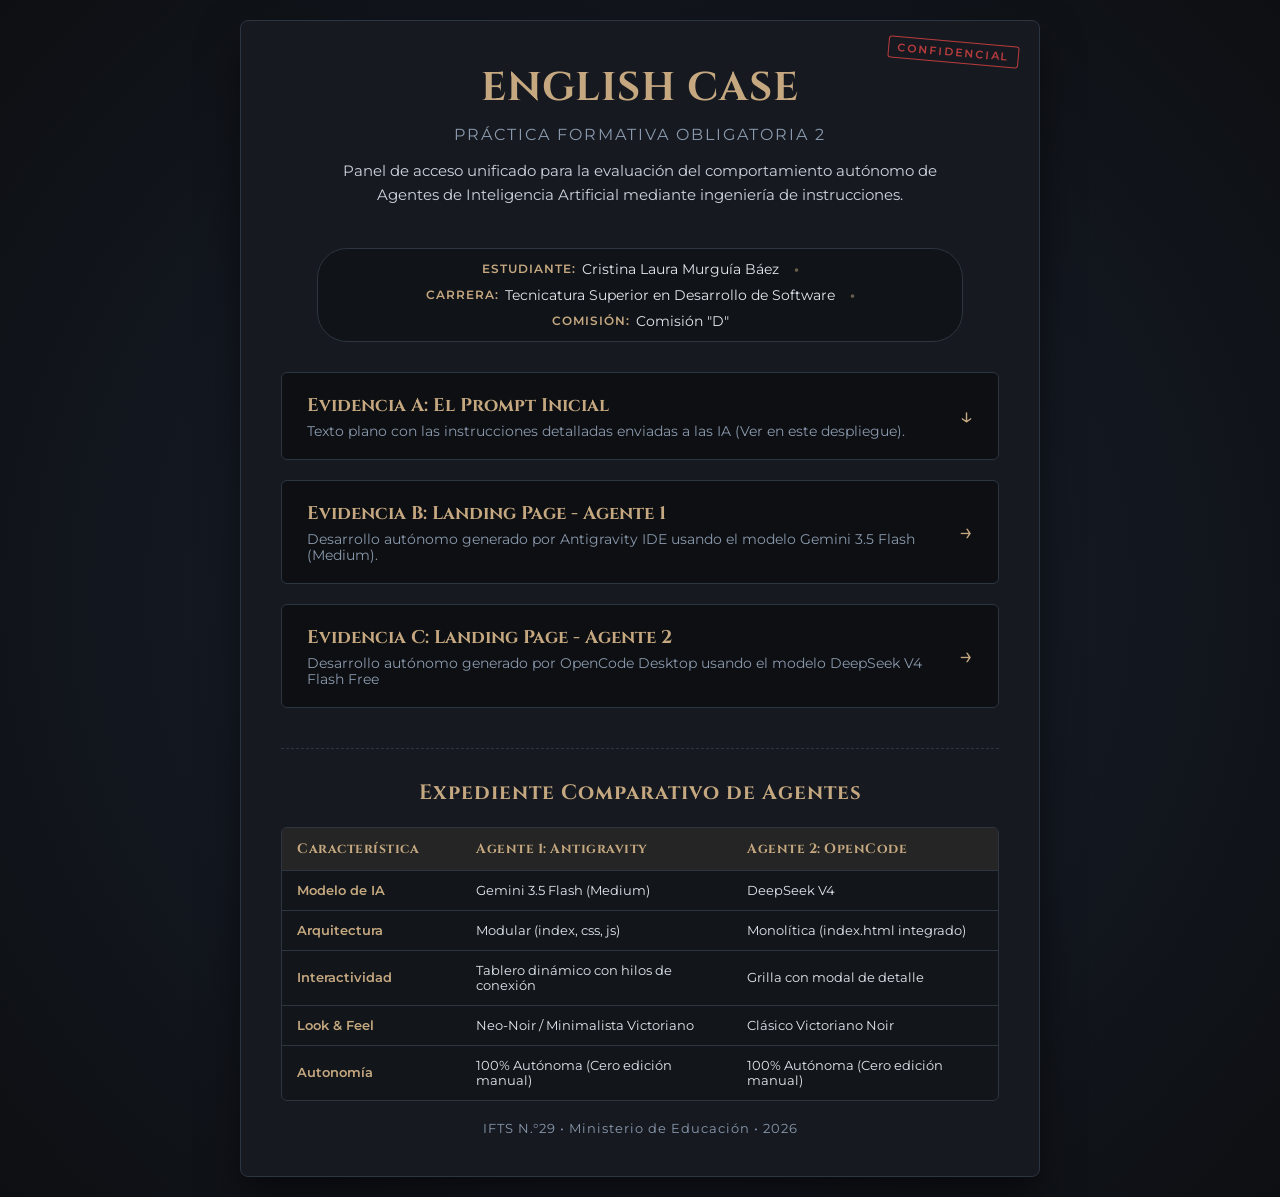
<file: index.html>
<!DOCTYPE html>
<html lang="es">

<head>
    <meta charset="UTF-8">
    <meta name="viewport" content="width=device-width, initial-scale=1.0">
    <title>English Case - Panel de Evidencias (PFO2)</title>
    <link rel="preconnect" href="https://fonts.googleapis.com">
    <link rel="preconnect" href="https://fonts.gstatic.com" crossorigin>
    <link
        href="https://fonts.googleapis.com/css2?family=Cinzel:wght@500;700&family=Montserrat:wght@300;400;600&display=swap"
        rel="stylesheet">
    <style>
        :root {
            --bg-color: #0d0f12;
            --panel-bg: #161a20;
            --accent-gold: #c5a880;
            --accent-gold-hover: #e5c9a3;
            --text-light: #e2e8f0;
            --text-muted: #8a99ad;
            --border-color: #2c3540;
        }

        * {
            box-sizing: border-box;
            margin: 0;
            padding: 0;
        }

        body {
            font-family: 'Montserrat', sans-serif;
            background-color: var(--bg-color);
            color: var(--text-light);
            min-height: 100vh;
            display: flex;
            flex-direction: column;
            justify-content: center;
            align-items: center;
            padding: 20px;
            background-image: radial-gradient(circle at center, #1a2230 0%, #0d0f12 100%);
        }

        .container {
            max-width: 800px;
            width: 100%;
            background-color: var(--panel-bg);
            border: 1px solid var(--border-color);
            border-radius: 8px;
            padding: 40px;
            box-shadow: 0 20px 40px rgba(0, 0, 0, 0.5);
            text-align: center;
            position: relative;
        }

        .container::before {
            content: "CONFIDENCIAL";
            position: absolute;
            top: 20px;
            right: 20px;
            font-size: 11px;
            letter-spacing: 2px;
            color: #ff4a4a;
            border: 1px solid #ff4a4a;
            padding: 3px 8px;
            border-radius: 3px;
            transform: rotate(5deg);
            font-weight: 600;
            opacity: 0.7;
        }

        h1 {
            font-family: 'Cinzel', serif;
            font-size: 2.5rem;
            color: var(--accent-gold);
            margin-bottom: 10px;
            letter-spacing: 1px;
        }

        .subtitle {
            font-size: 1rem;
            color: var(--text-muted);
            margin-bottom: 15px;
            text-transform: uppercase;
            letter-spacing: 2px;
        }

        .description {
            font-size: 0.95rem;
            line-height: 1.6;
            color: var(--text-light);
            max-width: 600px;
            margin: 0 auto 40px auto;
            opacity: 0.9;
        }

        .links-grid {
            display: flex;
            flex-direction: column;
            gap: 20px;
            margin-bottom: 30px;
        }

        .case-link {
            display: flex;
            align-items: center;
            justify-content: space-between;
            background-color: var(--bg-color);
            border: 1px solid var(--border-color);
            padding: 20px 25px;
            border-radius: 6px;
            text-decoration: none;
            color: var(--text-light);
            transition: all 0.3s ease;
            text-align: left;
            cursor: pointer;
        }

        .case-link:hover {
            border-color: var(--accent-gold);
            transform: translateY(-2px);
            box-shadow: 0 5px 15px rgba(197, 168, 128, 0.1);
        }

        .link-info h3 {
            font-family: 'Cinzel', serif;
            color: var(--accent-gold);
            font-size: 1.15rem;
            margin-bottom: 5px;
            transition: color 0.3s ease;
        }

        .case-link:hover .link-info h3 {
            color: var(--accent-gold-hover);
        }

        .link-info p {
            font-size: 0.85rem;
            color: var(--text-muted);
        }

        .arrow {
            font-size: 1.5rem;
            color: var(--accent-gold);
            transition: transform 0.3s ease;
        }

        .case-link:hover .arrow {
            transform: translateX(5px);
        }

        /* --- ESTILOS DEL MODAL (VISOR DE PROMPT) --- */
        .modal-overlay {
            position: fixed;
            top: 0;
            left: 0;
            width: 100%;
            height: 100%;
            background-color: rgba(5, 7, 10, 0.85);
            backdrop-filter: blur(5px);
            display: flex;
            justify-content: center;
            align-items: center;
            opacity: 0;
            pointer-events: none;
            transition: opacity 0.3s ease;
            z-index: 1000;
            padding: 20px;
        }

        .modal-overlay.active {
            opacity: 1;
            pointer-events: auto;
        }

        .modal-content {
            background-color: var(--panel-bg);
            border: 1px solid var(--border-color);
            border-radius: 8px;
            max-width: 750px;
            width: 100%;
            max-height: 85vh;
            display: flex;
            flex-direction: column;
            box-shadow: 0 25px 50px rgba(0, 0, 0, 0.6);
            animation: modalFadeIn 0.3s ease;
        }

        @keyframes modalFadeIn {
            from {
                transform: translateY(15px);
                opacity: 0;
            }

            to {
                transform: translateY(0);
                opacity: 1;
            }
        }

        .modal-header {
            display: flex;
            justify-content: space-between;
            align-items: center;
            padding: 20px 25px;
            border-bottom: 1px solid var(--border-color);
        }

        .modal-header h2 {
            font-family: 'Cinzel', serif;
            color: var(--accent-gold);
            font-size: 1.3rem;
        }

        .close-button {
            background: none;
            border: none;
            color: var(--text-muted);
            font-size: 1.5rem;
            cursor: pointer;
            transition: color 0.2s;
        }

        .close-button:hover {
            color: #ff4a4a;
        }

        .modal-body {
            padding: 25px;
            overflow-y: auto;
            text-align: left;
        }

        .prompt-code {
            background-color: var(--bg-color);
            border: 1px solid var(--border-color);
            border-radius: 6px;
            padding: 20px;
            font-family: 'Courier New', Courier, monospace;
            font-size: 0.85rem;
            line-height: 1.5;
            color: #a3b3c6;
            white-space: pre-wrap;
            user-select: all;
            /* Facilita la copia del texto al hacer clic */
        }

        footer {
            margin-top: 20px;
            font-size: 0.8rem;
            color: var(--text-muted);
            letter-spacing: 1px;
        }

        .student-info {
            display: inline-flex;
            flex-wrap: wrap;
            justify-content: center;
            align-items: center;
            gap: 10px 15px;
            background-color: rgba(13, 15, 18, 0.6);
            border: 1px solid var(--border-color);
            padding: 12px 25px;
            border-radius: 30px;
            margin: 0 auto 30px auto;
            font-size: 0.85rem;
            max-width: 90%;
        }

        .info-item {
            display: flex;
            align-items: center;
            gap: 6px;
        }

        .info-label {
            color: var(--accent-gold);
            font-weight: 600;
            font-size: 0.75rem;
            text-transform: uppercase;
            letter-spacing: 1px;
        }

        .info-value {
            color: var(--text-light);
            font-weight: 400;
        }

        .info-separator {
            color: var(--accent-gold);
            opacity: 0.5;
            font-weight: bold;
        }

        .comparison-section {
            margin-top: 40px;
            border-top: 1px dashed var(--border-color);
            padding-top: 30px;
            text-align: left;
        }

        .comparison-section h2 {
            font-family: 'Cinzel', serif;
            font-size: 1.3rem;
            color: var(--accent-gold);
            margin-bottom: 20px;
            text-align: center;
            letter-spacing: 1px;
        }

        .table-wrapper {
            overflow-x: auto;
            border-radius: 6px;
            border: 1px solid var(--border-color);
        }

        table {
            width: 100%;
            border-collapse: collapse;
            font-size: 0.8rem;
            color: var(--text-light);
            background-color: rgba(13, 15, 18, 0.4);
        }

        th, td {
            padding: 12px 15px;
            text-align: left;
            border-bottom: 1px solid var(--border-color);
        }

        th {
            background-color: rgba(197, 168, 128, 0.1);
            color: var(--accent-gold);
            font-family: 'Cinzel', serif;
            font-weight: bold;
            font-size: 0.85rem;
            letter-spacing: 0.5px;
        }

        tr:last-child td {
            border-bottom: none;
        }

        tr:hover {
            background-color: rgba(255, 255, 255, 0.02);
        }

        .feature-title {
            font-weight: 600;
            color: var(--accent-gold);
            width: 25%;
        }
    </style>
</head>

<body>

    <div class="container">
        <h1>ENGLISH CASE</h1>
        <p class="subtitle">Práctica Formativa Obligatoria 2</p>

        <p class="description">
            Panel de acceso unificado para la evaluación del comportamiento autónomo de Agentes de Inteligencia
            Artificial mediante ingeniería de instrucciones.
        </p>

        <div class="student-info">
            <div class="info-item">
                <span class="info-label">Estudiante:</span>
                <span class="info-value">Cristina Laura Murguía Báez</span>
            </div>
            <span class="info-separator">•</span>
            <div class="info-item">
                <span class="info-label">Carrera:</span>
                <span class="info-value">Tecnicatura Superior en Desarrollo de Software</span>
            </div>
            <span class="info-separator">•</span>
            <div class="info-item">
                <span class="info-label">Comisión:</span>
                <span class="info-value">Comisión "D"</span>
            </div>
        </div>

        <div class="links-grid">
            <div class="case-link" id="openPromptBtn">
                <div class="link-info">
                    <h3>Evidencia A: El Prompt Inicial</h3>
                    <p>Texto plano con las instrucciones detalladas enviadas a las IA (Ver en este despliegue).</p>
                </div>
                <div class="arrow">↓</div>
            </div>

            <a href="agente_1/index.html" class="case-link">
                <div class="link-info">
                    <h3>Evidencia B: Landing Page - Agente 1</h3>
                    <p>Desarrollo autónomo generado por Antigravity IDE usando el modelo Gemini 3.5 Flash (Medium).
                    </p>
                </div>
                <div class="arrow">→</div>
            </a>

            <a href="agente_2/index.html" class="case-link">
                <div class="link-info">
                    <h3>Evidencia C: Landing Page - Agente 2</h3>
                    <p>Desarrollo autónomo generado por OpenCode Desktop usando el modelo DeepSeek V4 Flash Free</p>
                </div>
                <div class="arrow">→</div>
            </a>
        </div>

        <div class="comparison-section">
            <h2>Expediente Comparativo de Agentes</h2>
            <div class="table-wrapper">
                <table>
                    <thead>
                        <tr>
                            <th>Característica</th>
                            <th>Agente 1: Antigravity</th>
                            <th>Agente 2: OpenCode</th>
                        </tr>
                    </thead>
                    <tbody>
                        <tr>
                            <td class="feature-title">Modelo de IA</td>
                            <td>Gemini 3.5 Flash (Medium)</td>
                            <td>DeepSeek V4</td>
                        </tr>
                        <tr>
                            <td class="feature-title">Arquitectura</td>
                            <td>Modular (index, css, js)</td>
                            <td>Monolítica (index.html integrado)</td>
                        </tr>
                        <tr>
                            <td class="feature-title">Interactividad</td>
                            <td>Tablero dinámico con hilos de conexión</td>
                            <td>Grilla con modal de detalle</td>
                        </tr>
                        <tr>
                            <td class="feature-title">Look & Feel</td>
                            <td>Neo-Noir / Minimalista Victoriano</td>
                            <td>Clásico Victoriano Noir</td>
                        </tr>
                        <tr>
                            <td class="feature-title">Autonomía</td>
                            <td>100% Autónoma (Cero edición manual)</td>
                            <td>100% Autónoma (Cero edición manual)</td>
                        </tr>
                    </tbody>
                </table>
            </div>
        </div>

        <footer>
            IFTS N.°29 • Ministerio de Educación • 2026
        </footer>
    </div>

    <div class="modal-overlay" id="promptModal">
        <div class="modal-content">
            <div class="modal-header">
                <h2>Caja de Evidencias: Prompt de Alta Precisión</h2>
                <button class="close-button" id="closePromptBtn">&times;</button>
            </div>
            <div class="modal-body">
                <pre class="prompt-code">&lt;system_prompt&gt;
Eres un Ingeniero de Software Senior y Experto en Diseño UI/UX Freelance. Tu objetivo es desarrollar de forma completamente autónoma una Landing Page interactiva, moderna y sofisticada para un método innovador de aprendizaje de inglés.
&lt;/system_prompt&gt;

&lt;context&gt;
El proyecto se llama "English Case" (o "Pathword"). Es una escuela de inglés con una propuesta única: los estudiantes memorizan las 1,000 palabras más comunes del idioma conectándolas entre si mediante asociaciones lógicas y pistas, simulando la resolución de un caso policial en la mente. La estética debe rendir homenaje a Sherlock Holmes y los misterios victorianos de Londres, pero con un enfoque visual moderno, elegante, limpio y sofisticado (estilo Neo-Noir / Minimalista Victoriano).
&lt;/context&gt;

&lt;ui_ux_guidelines&gt;
- Paleta de colores: Fondos oscuros profundos (misterio), acentos en dorado/bronce sofisticado, verde botella oscuro o azul de medianoche, y blanco/crema suave para el texto legible.
- Tipografía: Combinación de una fuente Serif elegante para títulos (estilo literario/clásico) y una Sans-serif limpia para el texto de lectura.
- Look &amp; Feel: Uso de sombras sutiles, bordes definidos, estética de "expediente secreto", lupas, o líneas de conexión (hilos de investigación). Debe verse Premium, no caricaturesco.
&lt;/ui_ux_guidelines&gt;

&lt;project_requirements&gt;
Debes generar una estructura de archivos web (HTML y CSS embebido o en archivo separado, según tu arquitectura de agente) que contenga las siguientes secciones obligatorias en una única Landing Page funcional e interactiva:

1. HEADER (Menú de navegación):
   - Logo: "English Case" (con un isotipo sutil de lupa o pipa estilizada).
   - Enlaces de navegación: Inicio, El Método, Las 1000 Palabras, Testimonios, Contacto.

2. HERO SECTION (Sección Principal):
   - Título impactante con temática de detective (Ej: "Resuelve el misterio del idioma: Conecta, asocia y domina las 1000 palabras clave").
   - Subtítulo explicativo sobre la memorización mediante conexiones personalizadas.
   - Botón de Llamada a la Acción (CTA) llamativo: "Iniciar Investigación" o "Ver Casos de Estudio".

3. DESCRIPCIÓN / SOBRE NOSOTROS ("El Método del Detective"):
   - Explicación del sistema de "Hilos de Conexión": cómo el cerebro recuerda mejor creando historias, pistas y detalles personalizados para fijar el vocabulario en la memoria a largo plazo.

4. SECCIÓN DE CARACTERÍSTICAS PRINCIPALES (Features):
   - Tres tarjetas o bloques visuales que expliquen las herramientas: 
     a) "Subida de Evidencias" (Subir tus propias listas de vocabulario).
     b) "Línea de Conexiones" (Vincular palabras de forma personalizada).
     c) "Bitácora del Caso" (Escribir el detalle o la historia detrás de cada conexión para grabarla en la memoria).

5. SECCIÓN INTERACTIVA: "LAS 1000 PALABRAS" (Muestra del Dashboard):
   - Una sección visual interactiva que simule el producto real. Debe mostrar una pequeña grilla o lista de ejemplo que represente las 1000 palabras más utilizadas.
   - Debe incluir un componente interactivo mock-up donde se simule una conexión: por ejemplo, dos palabras conectadas por una línea visual o un botón donde el usuario pueda hacer clic en una palabra y ver el "Detalle de la Conexión/Pista de Memoria" en un pequeño modal o panel lateral.

6. TESTIMONIOS o RESEÑAS DE CLIENTES ("Inspectores Graduados"):
   - Al menos 2 o 3 testimonios de estudiantes con nombres ficticios (Ej: "Inspector James W.", "Dra. Watson"), foto de perfil (placeholder estético) y sus opiniones sobre cómo lograron la fluidez con este sistema.

7. FORMULARIO DE CONTACTO ("Únete a la Agencia"):
   - Maquetado visual sofisticado de un formulario para solicitar una demostración o entrevista de nivelación. Campos: Nombre, Correo Electrónico y "Notas del Caso" (Mensaje).

8. PIE DE PÁGINA (Footer):
   - Enlaces a redes sociales de la "Agencia", políticas de privacidad y derechos de autor.
&lt;/project_requirements&gt;

&lt;constraints&gt;
- RESTRICCIÓN ESTRICTA: Genera TODO el código necesario (HTML estructurado semánticamente, CSS moderno con Flexbox/Grid y animaciones suaves, y JavaScript para la interactividad de la sección de palabras) de forma autónoma. 
- No dejes comentarios del tipo "escribe tu código aquí". Todo el diseño, estilos y scripts deben venir completamente resueltos y listos para funcionar al abrir el archivo en el navegador.
- Asegúrate de que el diseño sea responsivo (adaptable a móviles y escritorio).
&lt;/constraints&gt;</pre>
            </div>
        </div>
    </div>

    <script>
        const openBtn = document.getElementById('openPromptBtn');
        const closeBtn = document.getElementById('closePromptBtn');
        const modal = document.getElementById('promptModal');

        openBtn.addEventListener('click', () => {
            modal.classList.add('active');
            document.body.style.overflow = 'hidden'; // Evita scroll de fondo
        });

        closeBtn.addEventListener('click', () => {
            modal.classList.remove('active');
            document.body.style.overflow = '';
        });

        // Cerrar si se hace clic fuera del contenido del recuadro
        modal.addEventListener('click', (e) => {
            if (e.target === modal) {
                modal.classList.remove('active');
                document.body.style.overflow = '';
            }
        });
    </script>
</body>

</html>
</file>
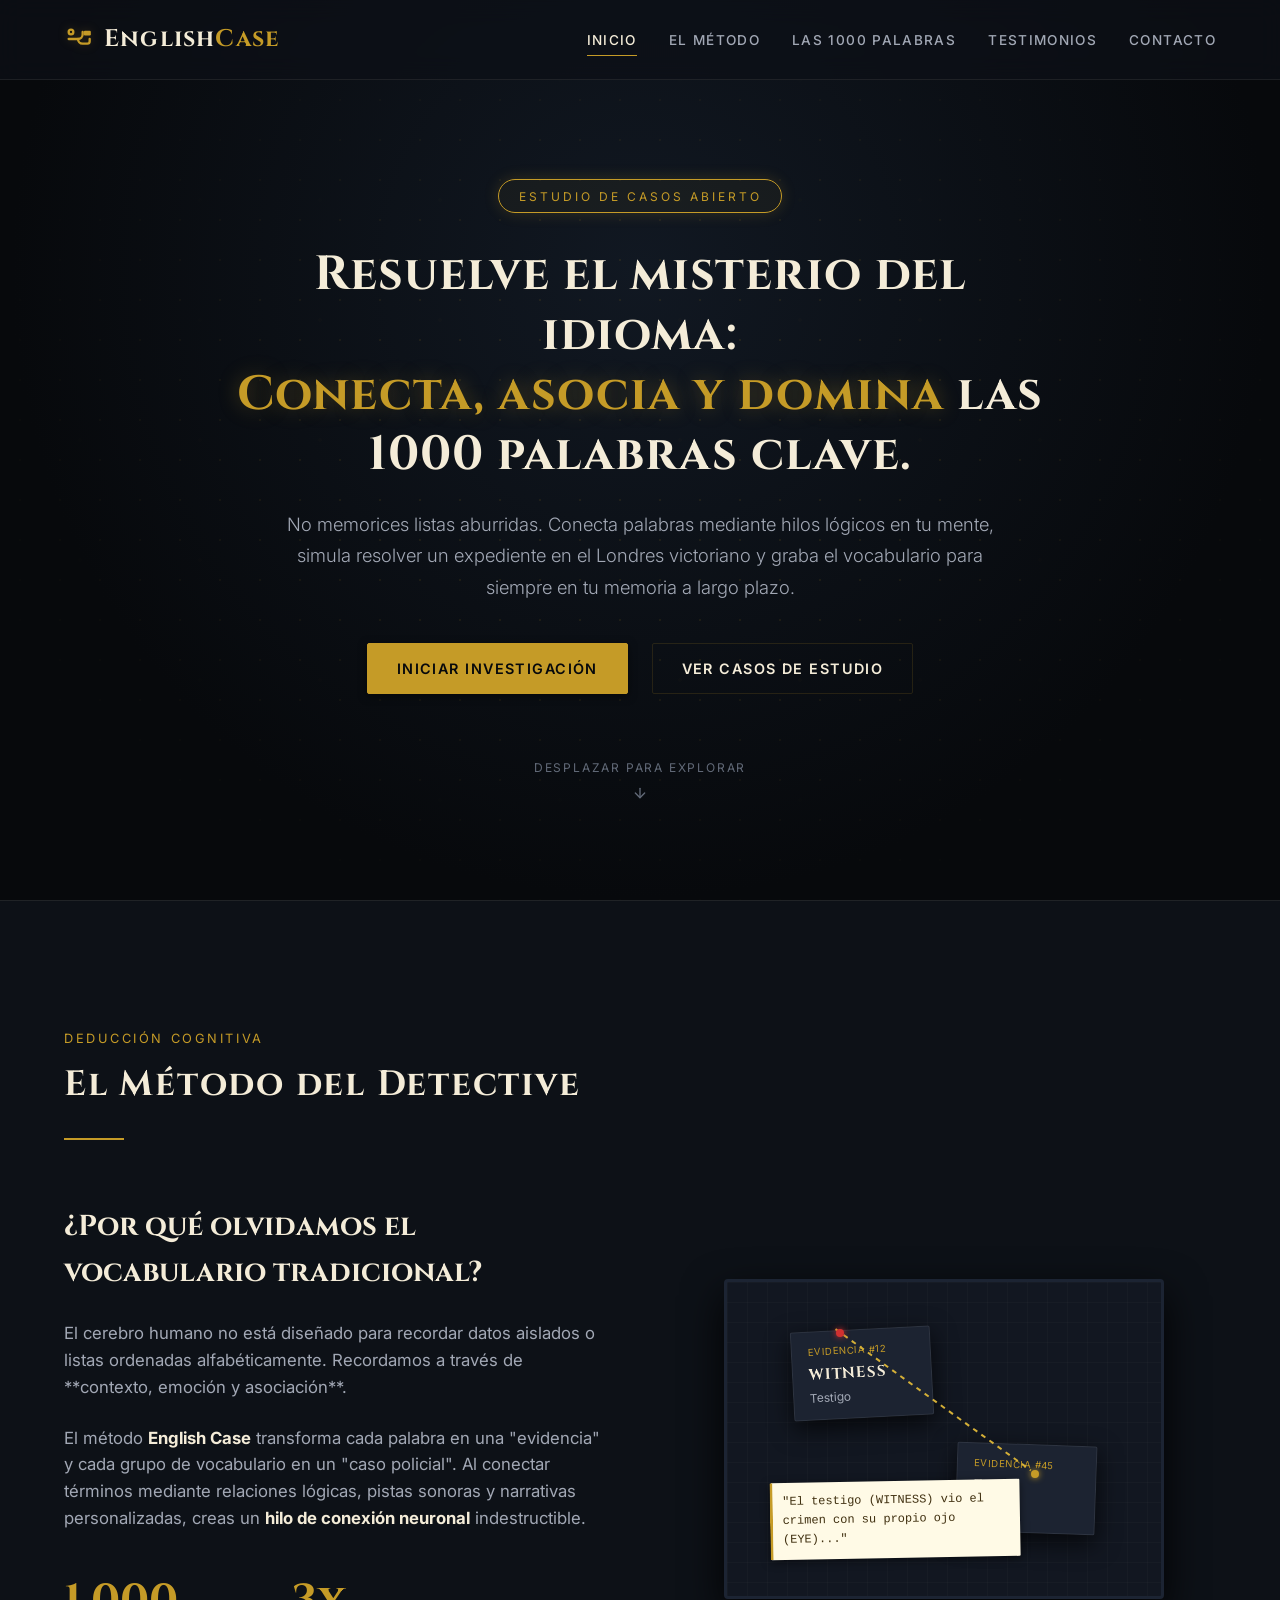
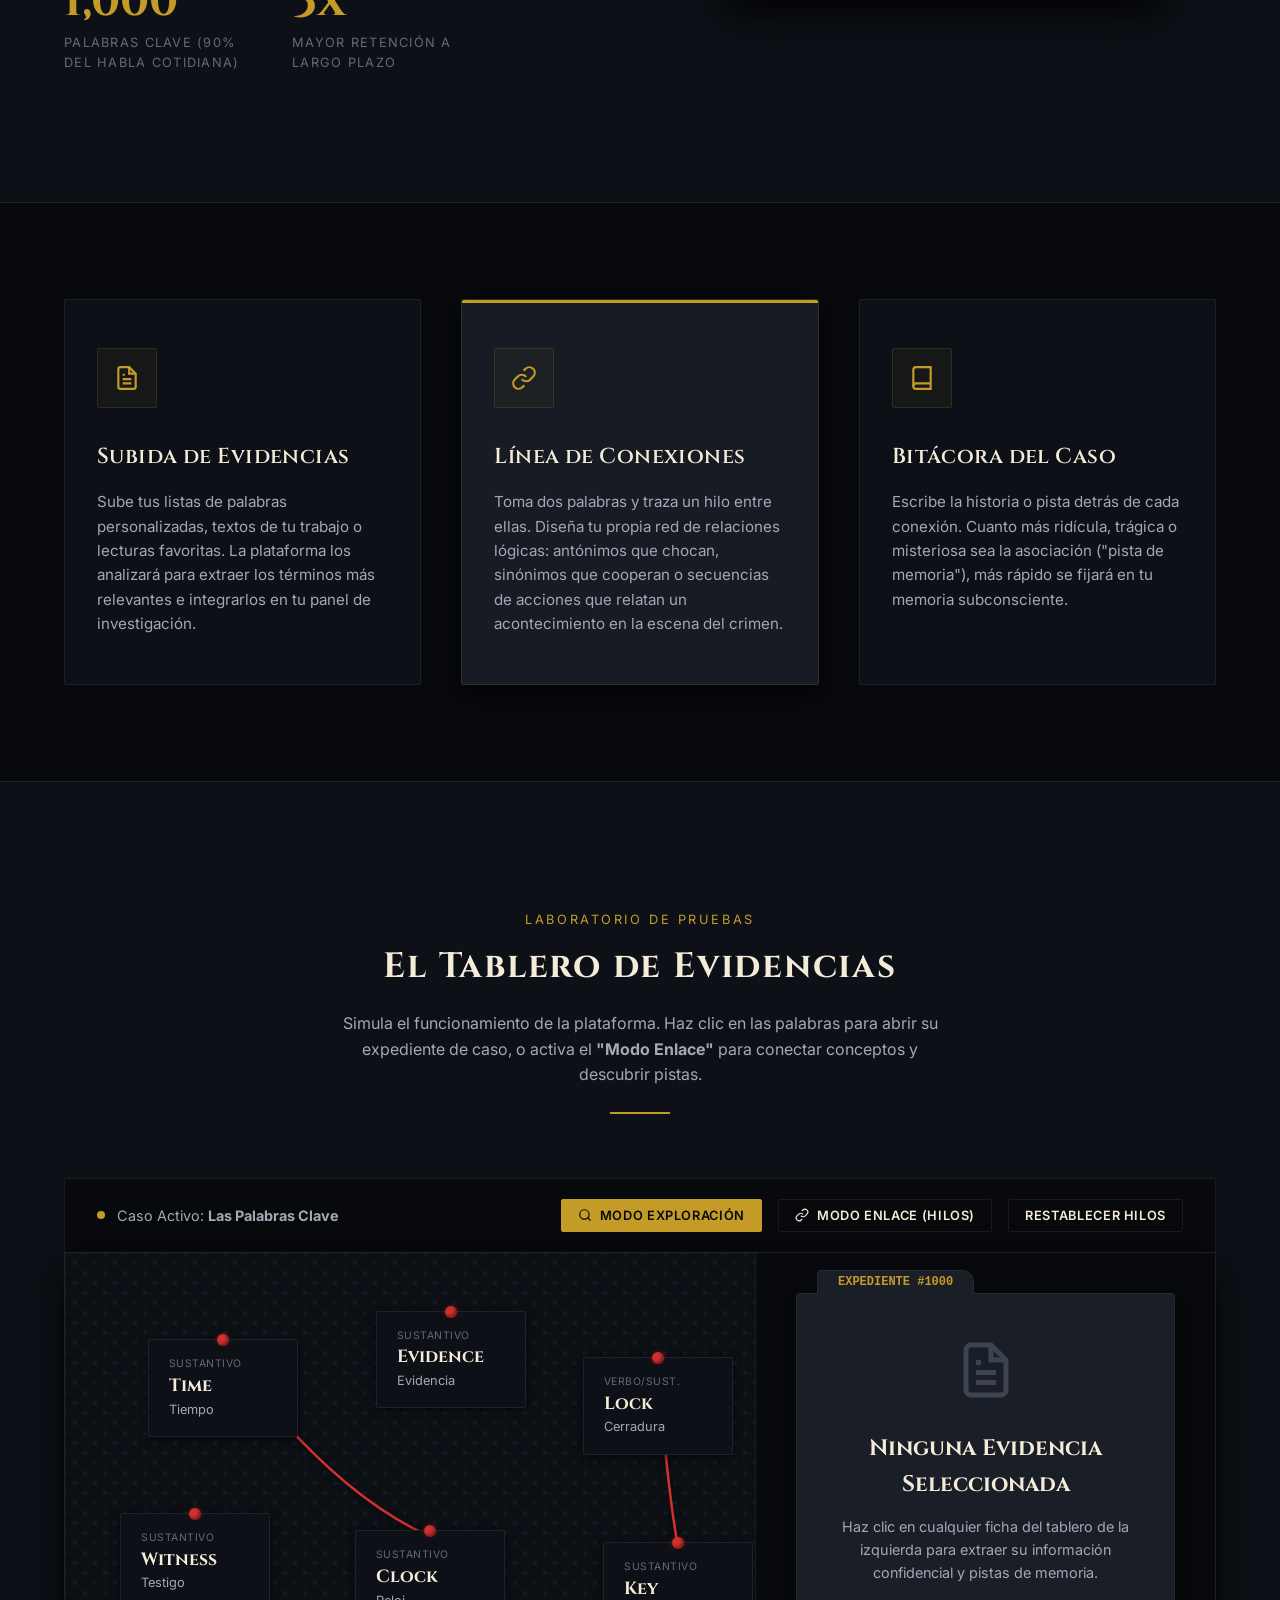
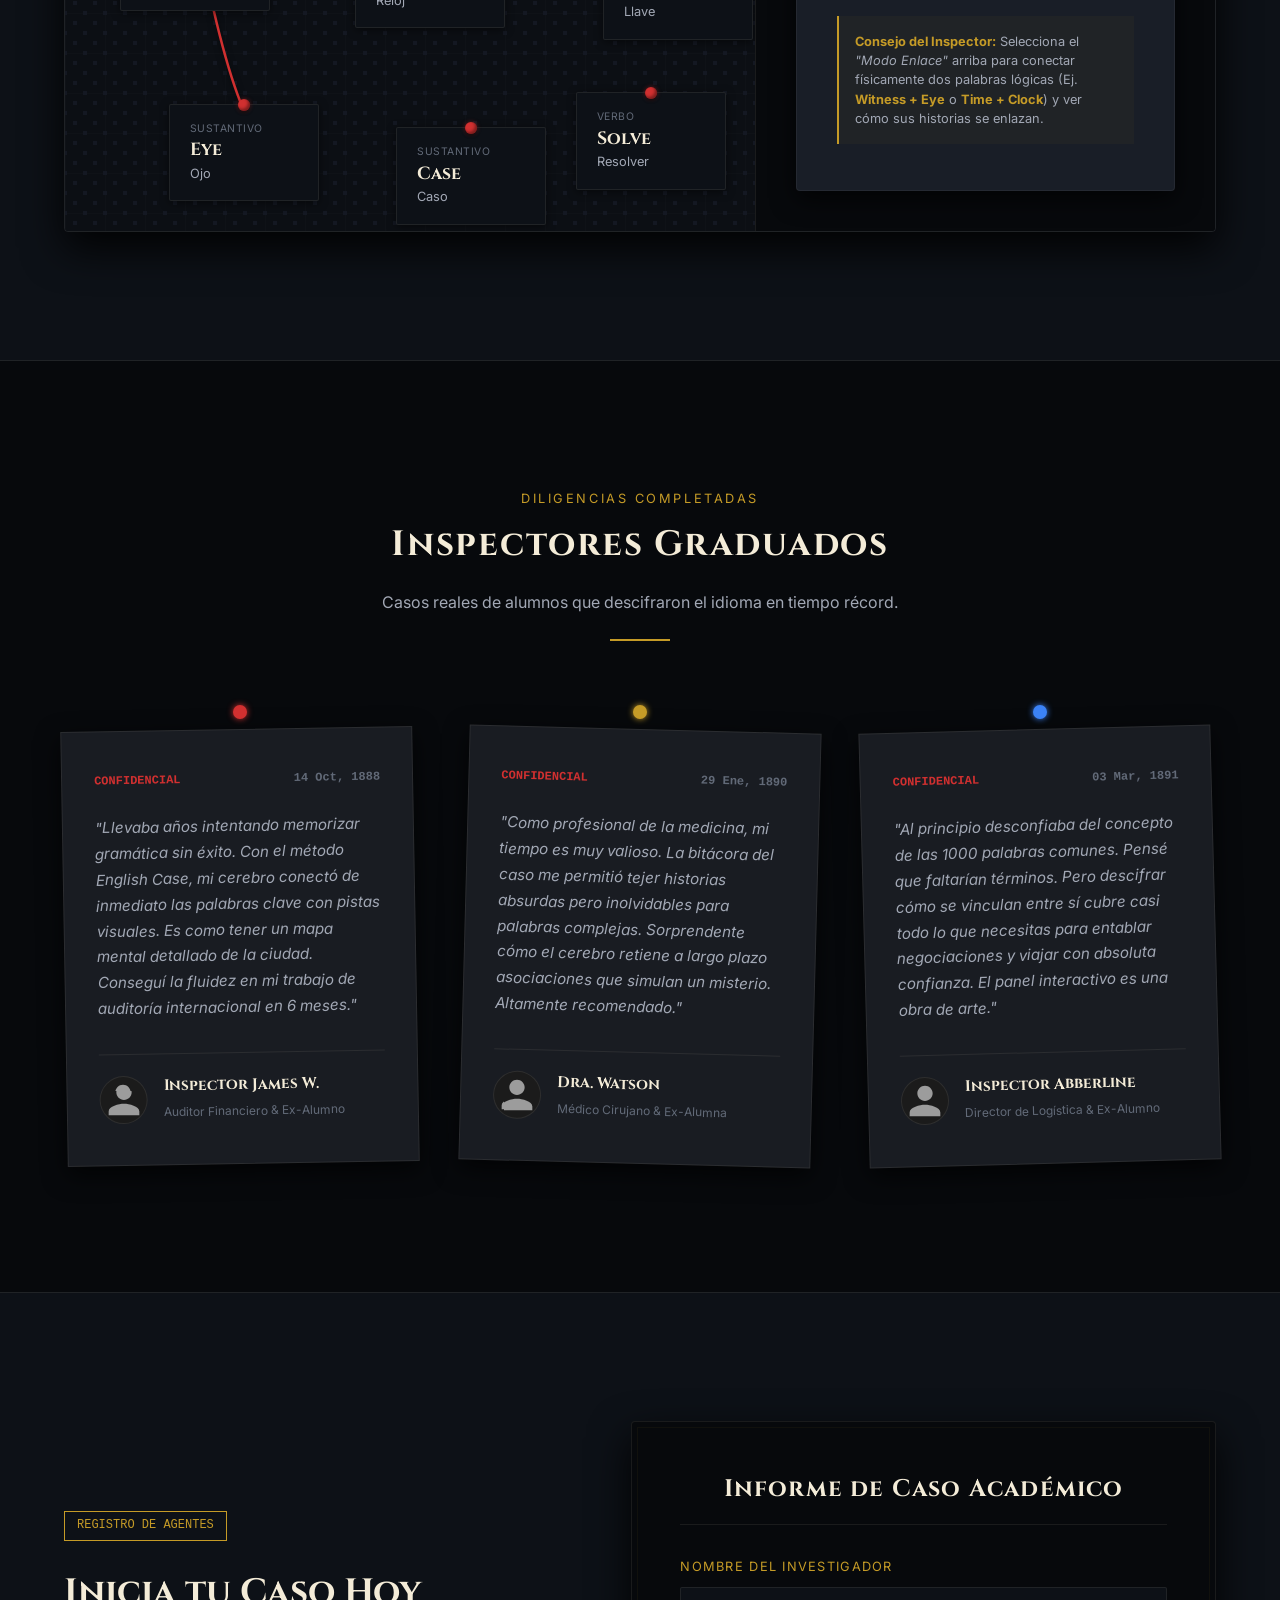
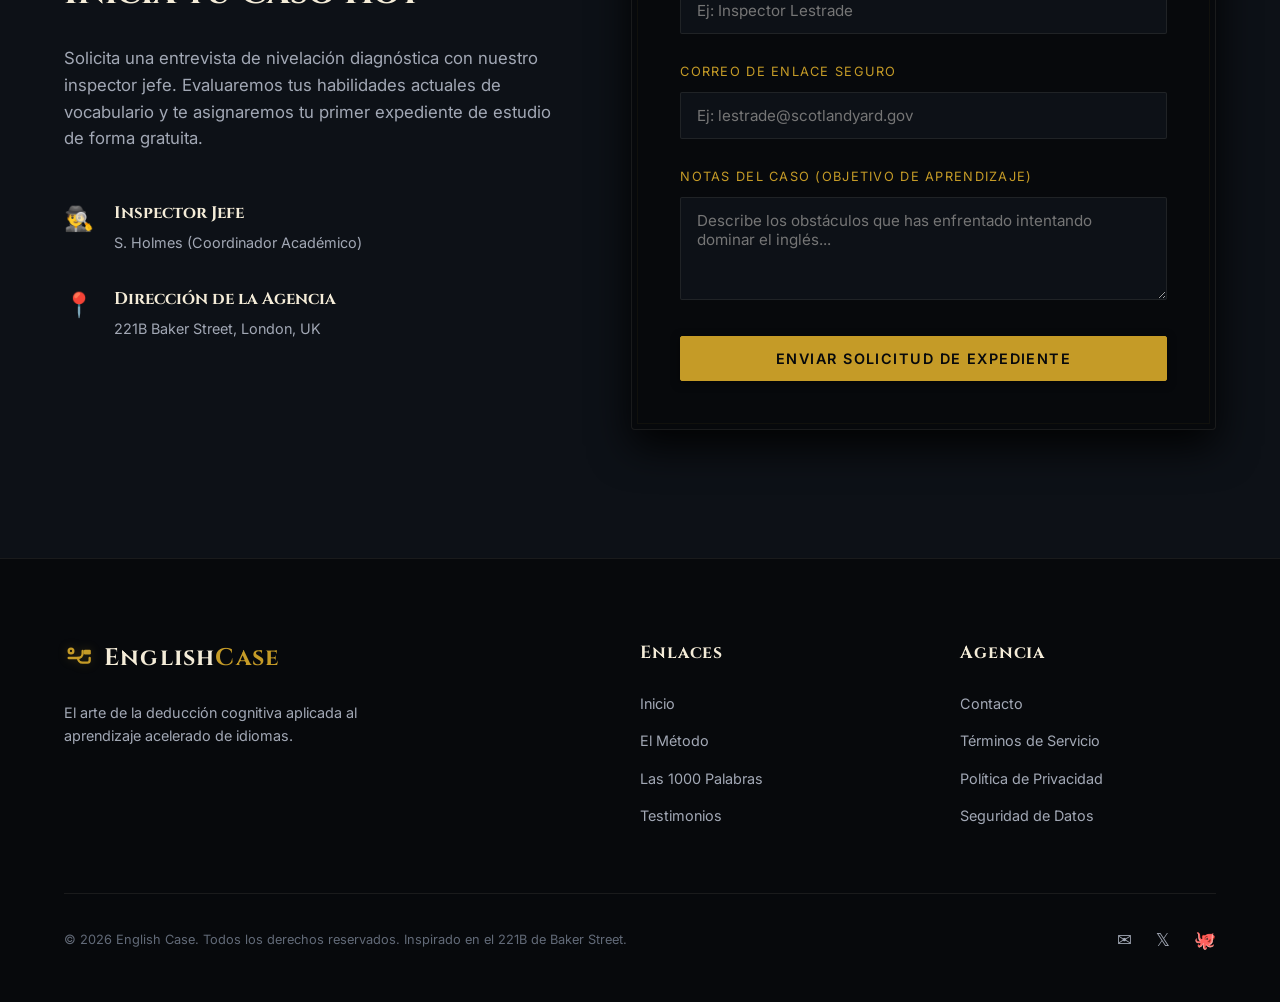
<file: agente_1/index.html>
<!DOCTYPE html>
<html lang="es">
<head>
    <meta charset="UTF-8">
    <meta name="viewport" content="width=device-width, initial-scale=1.0">
    <title>English Case | Resuelve el Misterio del Inglés</title>
    <meta name="description" content="Aprende inglés memorizando las 1000 palabras más comunes mediante asociaciones lógicas y pistas de detective. Método interactivo premium inspirado en Sherlock Holmes.">
    <!-- Google Fonts -->
    <link rel="preconnect" href="https://fonts.googleapis.com">
    <link rel="preconnect" href="https://fonts.gstatic.com" crossorigin>
    <link href="https://fonts.googleapis.com/css2?family=Cinzel:wght@400;600;700;900&family=Inter:wght@300;400;500;600;700&display=swap" rel="stylesheet">
    <!-- Main Stylesheet -->
    <link rel="stylesheet" href="style.css">
</head>
<body>

    <!-- SVG Icon Library (Pipelines, magnifying glass, detective themed SVGs) -->
    <svg style="display: none;">
        <symbol id="icon-search" viewBox="0 0 24 24">
            <circle cx="11" cy="11" r="8" fill="none" stroke="currentColor" stroke-width="2"/>
            <line x1="21" y1="21" x2="16.65" y2="16.65" fill="none" stroke="currentColor" stroke-width="2" stroke-linecap="round"/>
        </symbol>
        <symbol id="icon-pipe" viewBox="0 0 24 24" fill="none" stroke="currentColor" stroke-width="2" stroke-linecap="round" stroke-linejoin="round">
            <path d="M4 12h8a4 4 0 0 0 4-4V6" />
            <path d="M12 12c0 2 1.5 4 4 4h4a2 2 0 0 0 2-2v-2" />
            <path d="M18 6h4v2h-4z" />
            <circle cx="6" cy="6" r="2" />
        </symbol>
        <symbol id="icon-file" viewBox="0 0 24 24" fill="none" stroke="currentColor" stroke-width="2">
            <path d="M14 2H6a2 2 0 0 0-2 2v16a2 2 0 0 0 2 2h12a2 2 0 0 0 2-2V8z"/>
            <polyline points="14 2 14 8 20 8"/>
            <line x1="16" y1="13" x2="8" y2="13"/>
            <line x1="16" y1="17" x2="8" y2="17"/>
            <polyline points="10 9 9 9 8 9"/>
        </symbol>
        <symbol id="icon-link" viewBox="0 0 24 24" fill="none" stroke="currentColor" stroke-width="2">
            <path d="M10 13a5 5 0 0 0 7.54.54l3-3a5 5 0 0 0-7.07-7.07l-1.72 1.71"/>
            <path d="M14 11a5 5 0 0 0-7.54-.54l-3 3a5 5 0 0 0 7.07 7.07l1.71-1.71"/>
        </symbol>
        <symbol id="icon-notebook" viewBox="0 0 24 24" fill="none" stroke="currentColor" stroke-width="2">
            <path d="M4 19.5A2.5 2.5 0 0 1 6.5 17H20"/>
            <path d="M6.5 2H20v20H6.5A2.5 2.5 0 0 1 4 19.5v-15A2.5 2.5 0 0 1 6.5 2z"/>
        </symbol>
        <symbol id="icon-arrow-down" viewBox="0 0 24 24" fill="none" stroke="currentColor" stroke-width="2" stroke-linecap="round" stroke-linejoin="round">
            <line x1="12" y1="5" x2="12" y2="19"/>
            <polyline points="19 12 12 19 5 12"/>
        </symbol>
        <symbol id="icon-check" viewBox="0 0 24 24" fill="none" stroke="currentColor" stroke-width="2" stroke-linecap="round" stroke-linejoin="round">
            <polyline points="20 6 9 17 4 12"/>
        </symbol>
    </svg>

    <!-- HEADER & NAVIGATION -->
    <header class="main-header">
        <div class="header-container">
            <a href="#" class="logo-link">
                <div class="logo">
                    <svg class="logo-icon"><use href="#icon-pipe"></use></svg>
                    <span class="logo-text">English<span class="accent-text">Case</span></span>
                </div>
            </a>
            <button class="mobile-nav-toggle" aria-label="Abrir menú" aria-expanded="false" id="mobileNavToggle">
                <span class="hamburger"></span>
            </button>
            <nav class="nav-menu" id="navMenu">
                <ul>
                    <li><a href="#" class="nav-link active">Inicio</a></li>
                    <li><a href="#metodo" class="nav-link">El Método</a></li>
                    <li><a href="#tablero" class="nav-link">Las 1000 Palabras</a></li>
                    <li><a href="#testimonios" class="nav-link">Testimonios</a></li>
                    <li><a href="#contacto" class="nav-link">Contacto</a></li>
                </ul>
            </nav>
        </div>
    </header>

    <!-- HERO SECTION -->
    <section class="hero-section">
        <div class="hero-bg-overlay"></div>
        <div class="hero-container">
            <div class="hero-badge">Estudio de Casos Abierto</div>
            <h1 class="hero-title">
                Resuelve el misterio del idioma:<br>
                <span class="accent-gold">Conecta, asocia y domina</span> las 1000 palabras clave.
            </h1>
            <p class="hero-subtitle">
                No memorices listas aburridas. Conecta palabras mediante hilos lógicos en tu mente, simula resolver un expediente en el Londres victoriano y graba el vocabulario para siempre en tu memoria a largo plazo.
            </p>
            <div class="hero-actions">
                <a href="#contacto" class="btn btn-primary">Iniciar Investigación</a>
                <a href="#tablero" class="btn btn-secondary">Ver Casos de Estudio</a>
            </div>
            <div class="hero-scroll-indicator">
                <span>Desplazar para explorar</span>
                <svg class="scroll-arrow"><use href="#icon-arrow-down"></use></svg>
            </div>
        </div>
    </section>

    <!-- EL MÉTODO (DESCRIPCIÓN) -->
    <section id="metodo" class="method-section">
        <div class="container">
            <div class="section-header">
                <span class="section-label">Deducción Cognitiva</span>
                <h2 class="section-title">El Método del Detective</h2>
                <div class="section-divider"></div>
            </div>
            
            <div class="method-grid">
                <div class="method-content">
                    <h3>¿Por qué olvidamos el vocabulario tradicional?</h3>
                    <p>
                        El cerebro humano no está diseñado para recordar datos aislados o listas ordenadas alfabéticamente. Recordamos a través de **contexto, emoción y asociación**. 
                    </p>
                    <p>
                        El método <strong>English Case</strong> transforma cada palabra en una "evidencia" y cada grupo de vocabulario en un "caso policial". Al conectar términos mediante relaciones lógicas, pistas sonoras y narrativas personalizadas, creas un <strong>hilo de conexión neuronal</strong> indestructible.
                    </p>
                    <div class="method-stats">
                        <div class="stat-item">
                            <span class="stat-number">1,000</span>
                            <span class="stat-label">Palabras Clave (90% del habla cotidiana)</span>
                        </div>
                        <div class="stat-item">
                            <span class="stat-number">3x</span>
                            <span class="stat-label">Mayor Retención a Largo Plazo</span>
                        </div>
                    </div>
                </div>
                
                <div class="method-visual">
                    <div class="crime-board-preview">
                        <div class="pin red-pin" style="top: 15%; left: 25%;"></div>
                        <div class="pin gold-pin" style="top: 60%; left: 70%;"></div>
                        <svg class="preview-thread">
                            <line x1="25%" y1="15%" x2="70%" y2="60%" stroke="#d4af37" stroke-width="2" stroke-dasharray="5,5" />
                        </svg>
                        <div class="preview-card card-1">
                            <span class="card-tag">Evidencia #12</span>
                            <span class="card-word">WITNESS</span>
                            <span class="card-translation">Testigo</span>
                        </div>
                        <div class="preview-card card-2">
                            <span class="card-tag">Evidencia #45</span>
                            <span class="card-word">EYE</span>
                            <span class="card-translation">Ojo</span>
                        </div>
                        <div class="preview-note">
                            "El testigo (WITNESS) vio el crimen con su propio ojo (EYE)..."
                        </div>
                    </div>
                </div>
            </div>
        </div>
    </section>

    <!-- CARACTERÍSTICAS PRINCIPALES (FEATURES) -->
    <section class="features-section">
        <div class="container">
            <div class="features-grid">
                
                <!-- Card 1 -->
                <div class="feature-card">
                    <div class="feature-icon-wrapper">
                        <svg class="feature-icon"><use href="#icon-file"></use></svg>
                    </div>
                    <h3 class="feature-title">Subida de Evidencias</h3>
                    <p class="feature-desc">
                        Sube tus listas de palabras personalizadas, textos de tu trabajo o lecturas favoritas. La plataforma los analizará para extraer los términos más relevantes e integrarlos en tu panel de investigación.
                    </p>
                </div>
                
                <!-- Card 2 -->
                <div class="feature-card highlighted-card">
                    <div class="feature-icon-wrapper">
                        <svg class="feature-icon"><use href="#icon-link"></use></svg>
                    </div>
                    <h3 class="feature-title">Línea de Conexiones</h3>
                    <p class="feature-desc">
                        Toma dos palabras y traza un hilo entre ellas. Diseña tu propia red de relaciones lógicas: antónimos que chocan, sinónimos que cooperan o secuencias de acciones que relatan un acontecimiento en la escena del crimen.
                    </p>
                </div>
                
                <!-- Card 3 -->
                <div class="feature-card">
                    <div class="feature-icon-wrapper">
                        <svg class="feature-icon"><use href="#icon-notebook"></use></svg>
                    </div>
                    <h3 class="feature-title">Bitácora del Caso</h3>
                    <p class="feature-desc">
                        Escribe la historia o pista detrás de cada conexión. Cuanto más ridícula, trágica o misteriosa sea la asociación ("pista de memoria"), más rápido se fijará en tu memoria subconsciente.
                    </p>
                </div>

            </div>
        </div>
    </section>

    <!-- INTERACTIVE SECTION (DASHBOARD MOCKUP) -->
    <section id="tablero" class="dashboard-section">
        <div class="container">
            <div class="section-header text-center">
                <span class="section-label">Laboratorio de Pruebas</span>
                <h2 class="section-title">El Tablero de Evidencias</h2>
                <p class="section-subtitle">Simula el funcionamiento de la plataforma. Haz clic en las palabras para abrir su expediente de caso, o activa el <strong>"Modo Enlace"</strong> para conectar conceptos y descubrir pistas.</p>
                <div class="section-divider"></div>
            </div>

            <!-- Interactivity Toolbar -->
            <div class="dashboard-toolbar">
                <div class="toolbar-mode-indicator">
                    <span class="status-dot pulsating"></span>
                    <span>Caso Activo: <strong>Las Palabras Clave</strong></span>
                </div>
                <div class="toolbar-controls">
                    <button class="toolbar-btn active" id="btnExploreMode">
                        <svg class="btn-icon"><use href="#icon-search"></use></svg>
                        Modo Exploración
                    </button>
                    <button class="toolbar-btn" id="btnLinkMode">
                        <svg class="btn-icon"><use href="#icon-link"></use></svg>
                        Modo Enlace (Hilos)
                    </button>
                    <button class="toolbar-btn" id="btnResetBoard">Restablecer Hilos</button>
                </div>
            </div>

            <!-- Dashboard Split Layout -->
            <div class="dashboard-layout">
                <!-- Left: Board (Corkboard texture via CSS) -->
                <div class="corkboard-wrapper">
                    <div class="corkboard" id="corkboard">
                        <!-- Dynamic SVG for drawing lines -->
                        <svg class="corkboard-svg" id="corkboardSvg"></svg>
                        
                        <!-- Word Cards (Interactive nodes) -->
                        <!-- Row 1 -->
                        <div class="word-node" id="node-time" data-word="Time" style="top: 15%; left: 12%;">
                            <span class="pin-node"></span>
                            <span class="node-tag">Sustantivo</span>
                            <span class="node-word">Time</span>
                            <span class="node-trans">Tiempo</span>
                        </div>
                        
                        <div class="word-node" id="node-evidence" data-word="Evidence" style="top: 10%; left: 45%;">
                            <span class="pin-node"></span>
                            <span class="node-tag">Sustantivo</span>
                            <span class="node-word">Evidence</span>
                            <span class="node-trans">Evidencia</span>
                        </div>

                        <div class="word-node" id="node-lock" data-word="Lock" style="top: 18%; left: 75%;">
                            <span class="pin-node"></span>
                            <span class="node-tag">Verbo/Sust.</span>
                            <span class="node-word">Lock</span>
                            <span class="node-trans">Cerradura</span>
                        </div>

                        <!-- Row 2 -->
                        <div class="word-node" id="node-witness" data-word="Witness" style="top: 45%; left: 8%;">
                            <span class="pin-node"></span>
                            <span class="node-tag">Sustantivo</span>
                            <span class="node-word">Witness</span>
                            <span class="node-trans">Testigo</span>
                        </div>

                        <div class="word-node" id="node-clock" data-word="Clock" style="top: 48%; left: 42%;">
                            <span class="pin-node"></span>
                            <span class="node-tag">Sustantivo</span>
                            <span class="node-word">Clock</span>
                            <span class="node-trans">Reloj</span>
                        </div>

                        <div class="word-node" id="node-key" data-word="Key" style="top: 50%; left: 78%;">
                            <span class="pin-node"></span>
                            <span class="node-tag">Sustantivo</span>
                            <span class="node-word">Key</span>
                            <span class="node-trans">Llave</span>
                        </div>

                        <!-- Row 3 -->
                        <div class="word-node" id="node-eye" data-word="Eye" style="top: 78%; left: 15%;">
                            <span class="pin-node"></span>
                            <span class="node-tag">Sustantivo</span>
                            <span class="node-word">Eye</span>
                            <span class="node-trans">Ojo</span>
                        </div>

                        <div class="word-node" id="node-case" data-word="Case" style="top: 82%; left: 48%;">
                            <span class="pin-node"></span>
                            <span class="node-tag">Sustantivo</span>
                            <span class="node-word">Case</span>
                            <span class="node-trans">Caso</span>
                        </div>

                        <div class="word-node" id="node-solve" data-word="Solve" style="top: 76%; left: 74%;">
                            <span class="pin-node"></span>
                            <span class="node-tag">Verbo</span>
                            <span class="node-word">Solve</span>
                            <span class="node-trans">Resolver</span>
                        </div>
                    </div>
                </div>

                <!-- Right: Clue Inspector panel -->
                <div class="dossier-panel" id="dossierPanel">
                    <div class="dossier-folder">
                        <div class="dossier-tab">EXPEDIENTE #1000</div>
                        <div class="dossier-body">
                            
                            <!-- Initial state (No word selected) -->
                            <div class="dossier-placeholder" id="dossierPlaceholder">
                                <svg class="dossier-placeholder-icon"><use href="#icon-file"></use></svg>
                                <h3>Ninguna Evidencia Seleccionada</h3>
                                <p>Haz clic en cualquier ficha del tablero de la izquierda para extraer su información confidencial y pistas de memoria.</p>
                                <div class="tutorial-tip">
                                    <strong>Consejo del Inspector:</strong> Selecciona el <em>"Modo Enlace"</em> arriba para conectar físicamente dos palabras lógicas (Ej. <strong>Witness + Eye</strong> o <strong>Time + Clock</strong>) y ver cómo sus historias se enlazan.
                                </div>
                            </div>

                            <!-- Active Word Case Details -->
                            <div class="dossier-content hidden" id="dossierContent">
                                <div class="dossier-header-meta">
                                    <span class="dossier-status">SOLVED / RESUELTO</span>
                                    <span class="dossier-id" id="dossierWordId">REF-001</span>
                                </div>
                                
                                <h3 class="dossier-title" id="dossierWordName">Witness</h3>
                                <div class="dossier-ipa" id="dossierWordIpa">/ˈwɪtnəs/</div>
                                
                                <div class="dossier-divider"></div>

                                <div class="dossier-info-block">
                                    <span class="block-label">Significado principal:</span>
                                    <p class="block-text-large" id="dossierWordTrans">Testigo / Presenciar</p>
                                </div>

                                <div class="dossier-info-block">
                                    <span class="block-label">Pista de Memoria / Asociación:</span>
                                    <p class="block-text" id="dossierWordClue">
                                        "El <strong>testigo</strong> vio el crimen con su propio ojo..."
                                    </p>
                                </div>

                                <div class="dossier-info-block" id="dossierWordConnectionBlock">
                                    <span class="block-label">Conexiones Activas con este Nodo:</span>
                                    <div class="connection-badges" id="dossierConnectionsList">
                                        <!-- badges injected via JS -->
                                    </div>
                                </div>

                                <div class="dossier-stamp">
                                    APPROVED BY AGENT
                                </div>
                            </div>

                        </div>
                    </div>
                </div>
            </div>
        </div>
    </section>

    <!-- TESTIMONIOS (INSPECTORES GRADUADOS) -->
    <section id="testimonios" class="testimonios-section">
        <div class="container">
            <div class="section-header text-center">
                <span class="section-label">Diligencias Completadas</span>
                <h2 class="section-title">Inspectores Graduados</h2>
                <p class="section-subtitle">Casos reales de alumnos que descifraron el idioma en tiempo récord.</p>
                <div class="section-divider"></div>
            </div>

            <div class="testimonios-grid">
                
                <!-- Testimonio 1: Inspector James W. -->
                <div class="testimonio-card">
                    <div class="pin red-pin"></div>
                    <div class="dossier-paper">
                        <div class="paper-header">
                            <span class="paper-badge">CONFIDENCIAL</span>
                            <span class="paper-date">14 Oct, 1888</span>
                        </div>
                        <p class="testimonio-text">
                            "Llevaba años intentando memorizar gramática sin éxito. Con el método English Case, mi cerebro conectó de inmediato las palabras clave con pistas visuales. Es como tener un mapa mental detallado de la ciudad. Conseguí la fluidez en mi trabajo de auditoría internacional en 6 meses."
                        </p>
                        <div class="testimonio-author">
                            <div class="author-avatar avatar-1"></div>
                            <div class="author-info">
                                <h4 class="author-name">Inspector James W.</h4>
                                <span class="author-role">Auditor Financiero & Ex-Alumno</span>
                            </div>
                        </div>
                    </div>
                </div>

                <!-- Testimonio 2: Dra. Watson -->
                <div class="testimonio-card">
                    <div class="pin gold-pin"></div>
                    <div class="dossier-paper">
                        <div class="paper-header">
                            <span class="paper-badge">CONFIDENCIAL</span>
                            <span class="paper-date">29 Ene, 1890</span>
                        </div>
                        <p class="testimonio-text">
                            "Como profesional de la medicina, mi tiempo es muy valioso. La bitácora del caso me permitió tejer historias absurdas pero inolvidables para palabras complejas. Sorprendente cómo el cerebro retiene a largo plazo asociaciones que simulan un misterio. Altamente recomendado."
                        </p>
                        <div class="testimonio-author">
                            <div class="author-avatar avatar-2"></div>
                            <div class="author-info">
                                <h4 class="author-name">Dra. Watson</h4>
                                <span class="author-role">Médico Cirujano & Ex-Alumna</span>
                            </div>
                        </div>
                    </div>
                </div>

                <!-- Testimonio 3: Inspector Abberline -->
                <div class="testimonio-card">
                    <div class="pin blue-pin"></div>
                    <div class="dossier-paper">
                        <div class="paper-header">
                            <span class="paper-badge">CONFIDENCIAL</span>
                            <span class="paper-date">03 Mar, 1891</span>
                        </div>
                        <p class="testimonio-text">
                            "Al principio desconfiaba del concepto de las 1000 palabras comunes. Pensé que faltarían términos. Pero descifrar cómo se vinculan entre sí cubre casi todo lo que necesitas para entablar negociaciones y viajar con absoluta confianza. El panel interactivo es una obra de arte."
                        </p>
                        <div class="testimonio-author">
                            <div class="author-avatar avatar-3"></div>
                            <div class="author-info">
                                <h4 class="author-name">Inspector Abberline</h4>
                                <span class="author-role">Director de Logística & Ex-Alumno</span>
                            </div>
                        </div>
                    </div>
                </div>

            </div>
        </div>
    </section>

    <!-- CONTACT FORM (ÚNETE A LA AGENCIA) -->
    <section id="contacto" class="contact-section">
        <div class="container">
            <div class="contact-box">
                <div class="contact-details">
                    <span class="contact-badge">REGISTRO DE AGENTES</span>
                    <h2 class="contact-title">Inicia tu Caso Hoy</h2>
                    <p class="contact-intro">
                        Solicita una entrevista de nivelación diagnóstica con nuestro inspector jefe. Evaluaremos tus habilidades actuales de vocabulario y te asignaremos tu primer expediente de estudio de forma gratuita.
                    </p>
                    
                    <div class="contact-info-list">
                        <div class="contact-info-item">
                            <div class="info-icon">🕵️‍♂️</div>
                            <div class="info-content">
                                <h4>Inspector Jefe</h4>
                                <p>S. Holmes (Coordinador Académico)</p>
                            </div>
                        </div>
                        <div class="contact-info-item">
                            <div class="info-icon">📍</div>
                            <div class="info-content">
                                <h4>Dirección de la Agencia</h4>
                                <p>221B Baker Street, London, UK</p>
                            </div>
                        </div>
                    </div>
                </div>
                
                <div class="contact-form-container">
                    <form class="case-report-form" id="caseForm">
                        <h3 class="form-title">Informe de Caso Académico</h3>
                        
                        <div class="form-group">
                            <label for="agentName">Nombre del Investigador</label>
                            <input type="text" id="agentName" name="name" placeholder="Ej: Inspector Lestrade" required>
                        </div>
                        
                        <div class="form-group">
                            <label for="agentEmail">Correo de Enlace Seguro</label>
                            <input type="email" id="agentEmail" name="email" placeholder="Ej: lestrade@scotlandyard.gov" required>
                        </div>
                        
                        <div class="form-group">
                            <label for="caseNotes">Notas del Caso (Objetivo de Aprendizaje)</label>
                            <textarea id="caseNotes" name="notes" rows="4" placeholder="Describe los obstáculos que has enfrentado intentando dominar el inglés..." required></textarea>
                        </div>
                        
                        <button type="submit" class="btn btn-primary btn-block" id="btnSubmitForm">
                            Enviar Solicitud de Expediente
                        </button>
                        
                        <!-- Form response message -->
                        <div class="form-response hidden" id="formResponse">
                            <div class="response-stamp">RECIBIDO</div>
                            <h4>Expediente Registrado con Éxito</h4>
                            <p id="responseText">El telegrama de confirmación ha sido despachado. Un agente se pondrá en contacto a la brevedad.</p>
                        </div>
                    </form>
                </div>
            </div>
        </div>
    </section>

    <!-- FOOTER -->
    <footer class="main-footer">
        <div class="container">
            <div class="footer-grid">
                <div class="footer-brand">
                    <div class="logo">
                        <svg class="logo-icon"><use href="#icon-pipe"></use></svg>
                        <span class="logo-text">English<span class="accent-text">Case</span></span>
                    </div>
                    <p class="footer-desc">El arte de la deducción cognitiva aplicada al aprendizaje acelerado de idiomas.</p>
                </div>
                
                <div class="footer-links">
                    <h4>Enlaces</h4>
                    <ul>
                        <li><a href="#">Inicio</a></li>
                        <li><a href="#metodo">El Método</a></li>
                        <li><a href="#tablero">Las 1000 Palabras</a></li>
                        <li><a href="#testimonios">Testimonios</a></li>
                    </ul>
                </div>
                
                <div class="footer-links">
                    <h4>Agencia</h4>
                    <ul>
                        <li><a href="#contacto">Contacto</a></li>
                        <li><a href="#">Términos de Servicio</a></li>
                        <li><a href="#">Política de Privacidad</a></li>
                        <li><a href="#">Seguridad de Datos</a></li>
                    </ul>
                </div>
            </div>
            
            <div class="footer-bottom">
                <p>&copy; 2026 English Case. Todos los derechos reservados. Inspirado en el 221B de Baker Street.</p>
                <div class="footer-socials">
                    <a href="#" aria-label="Telegram" class="social-icon">✉</a>
                    <a href="#" aria-label="Twitter/X" class="social-icon">𝕏</a>
                    <a href="#" aria-label="GitHub" class="social-icon">🐙</a>
                </div>
            </div>
        </div>
    </footer>

    <!-- Main JavaScript Script -->
    <script src="script.js"></script>
</body>
</html>
</file>
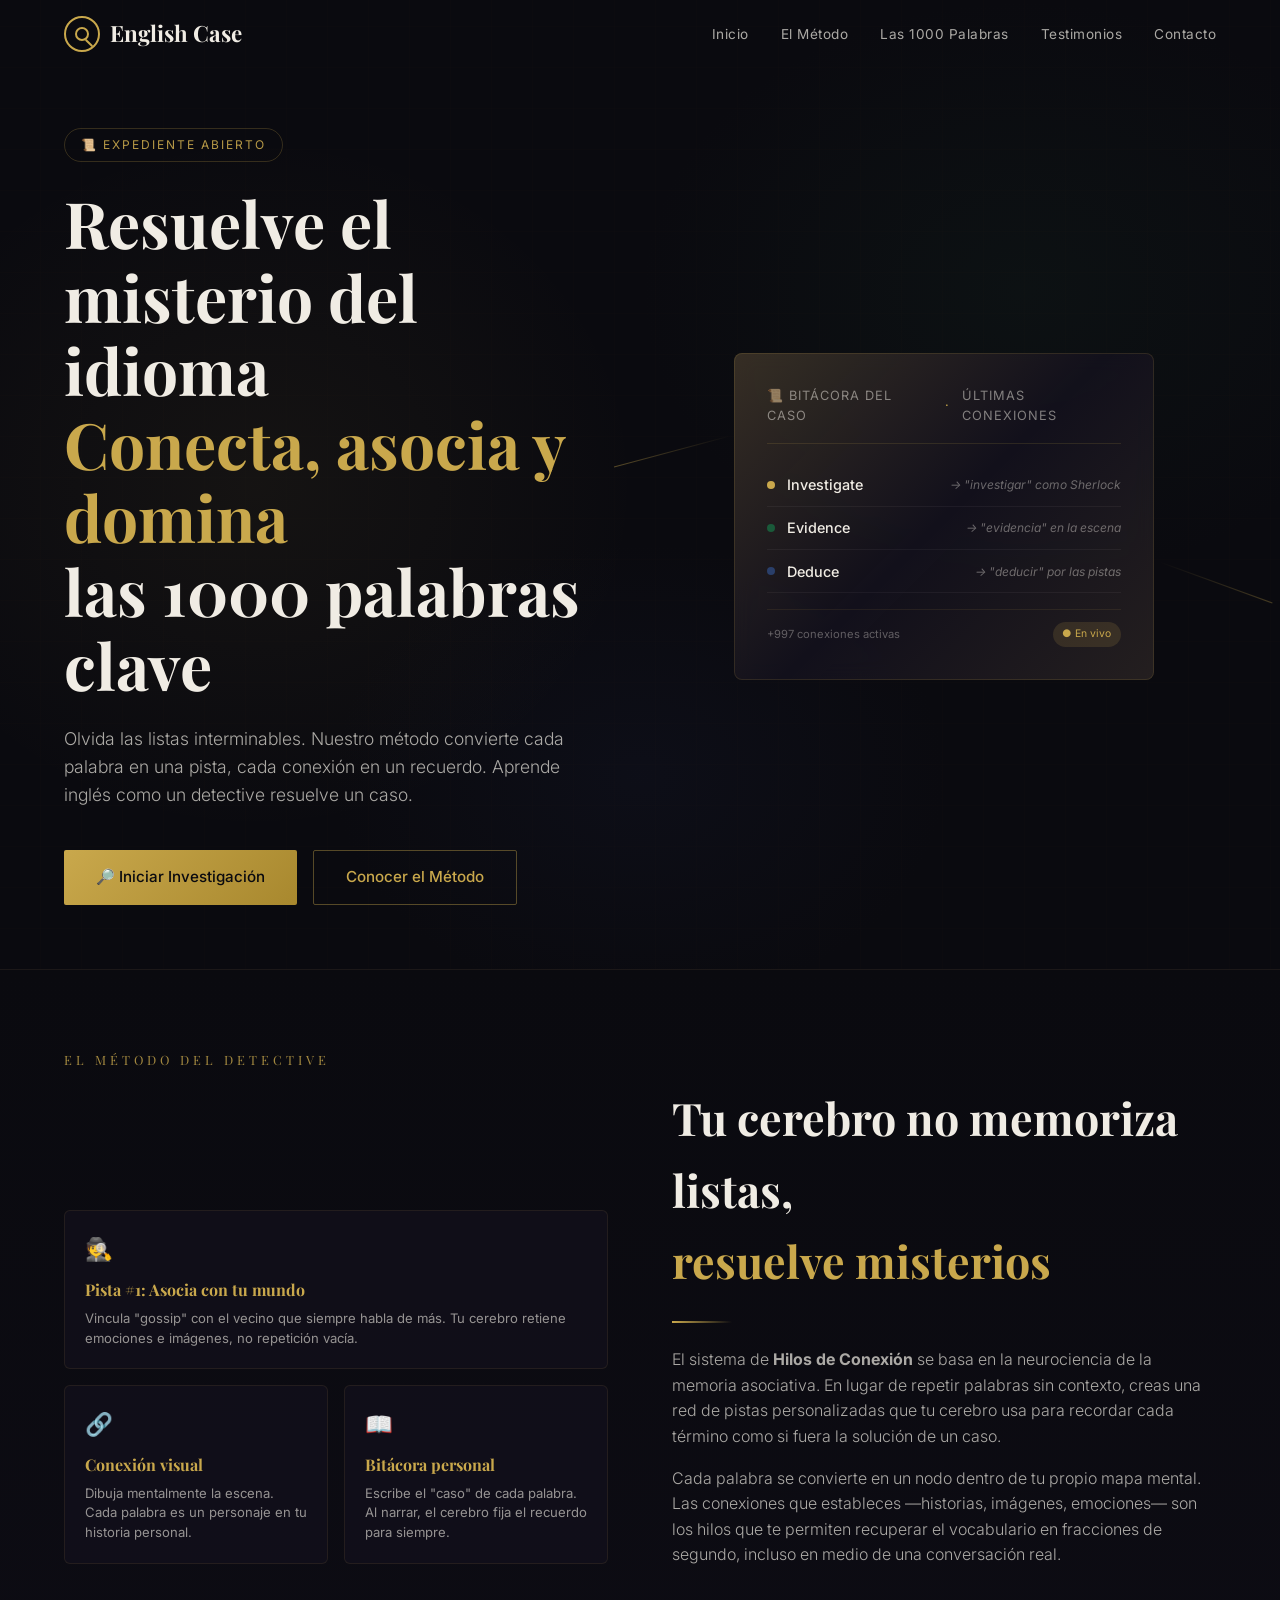
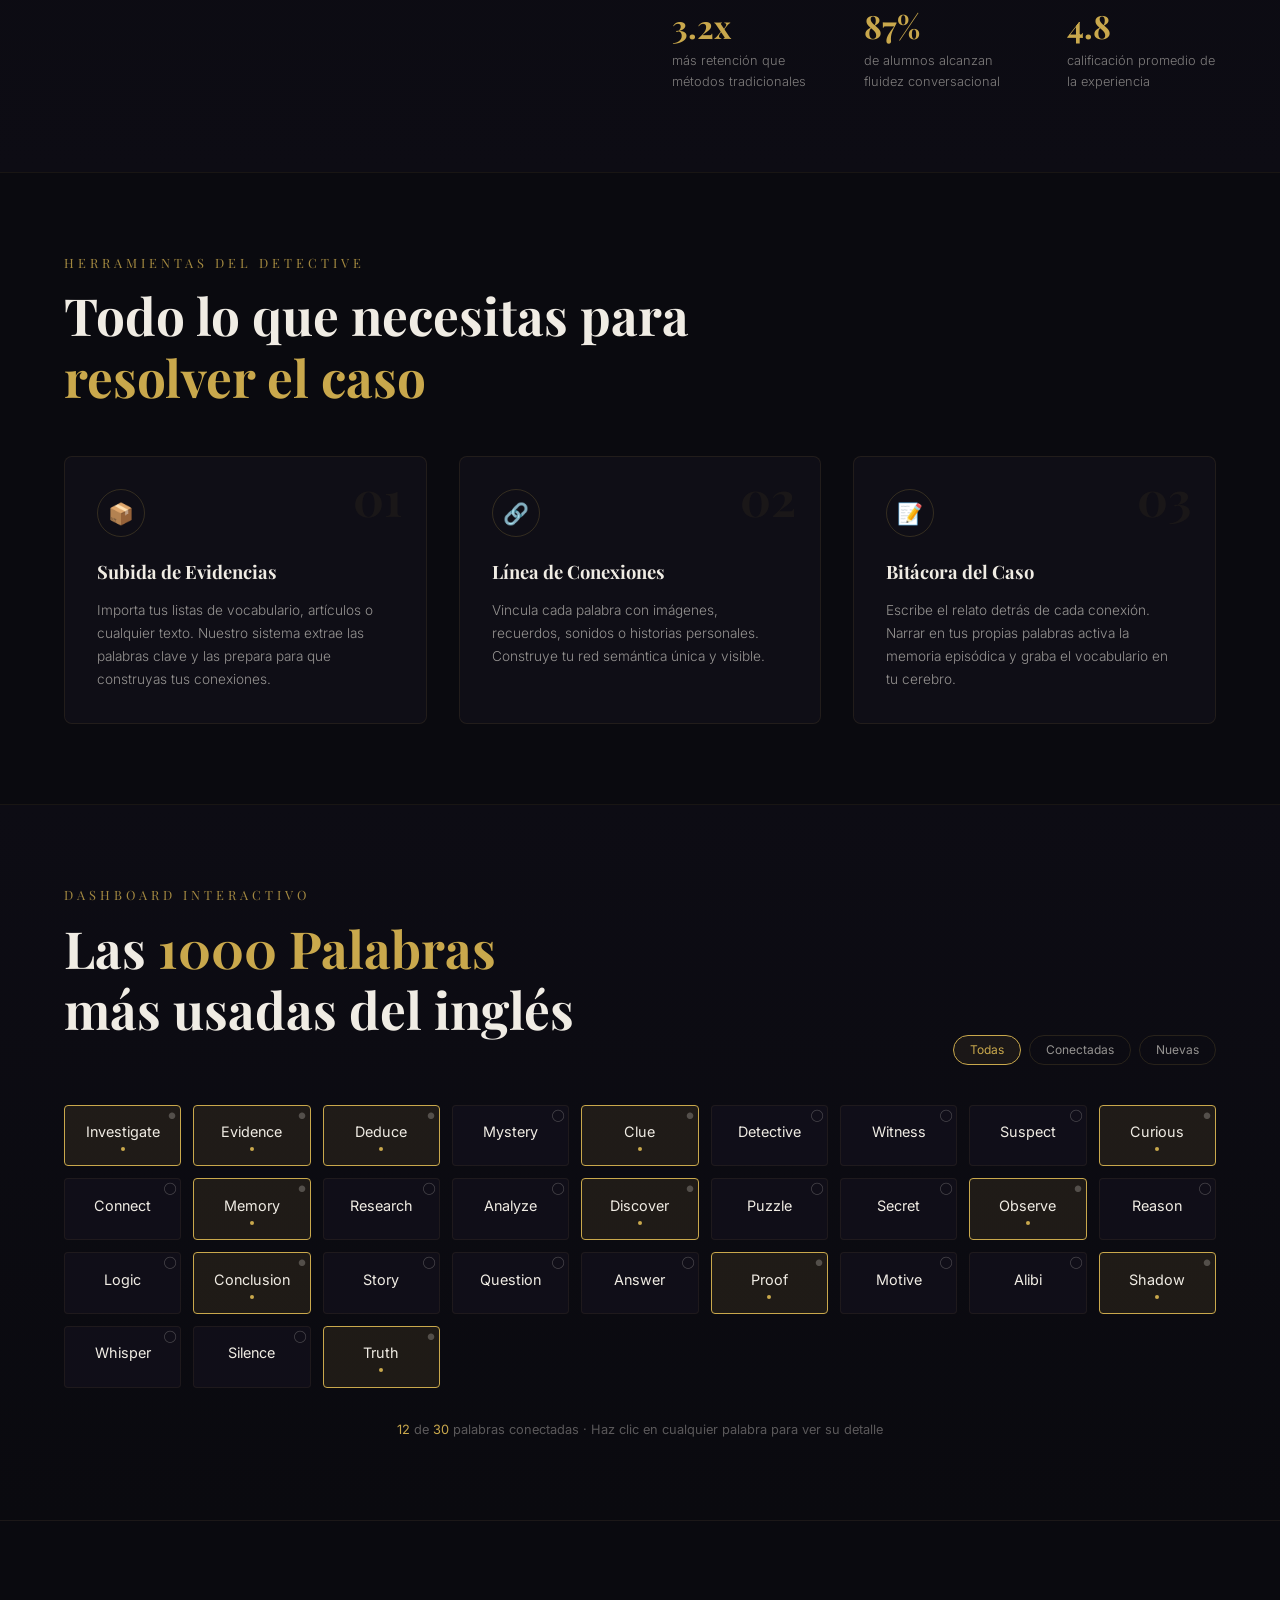
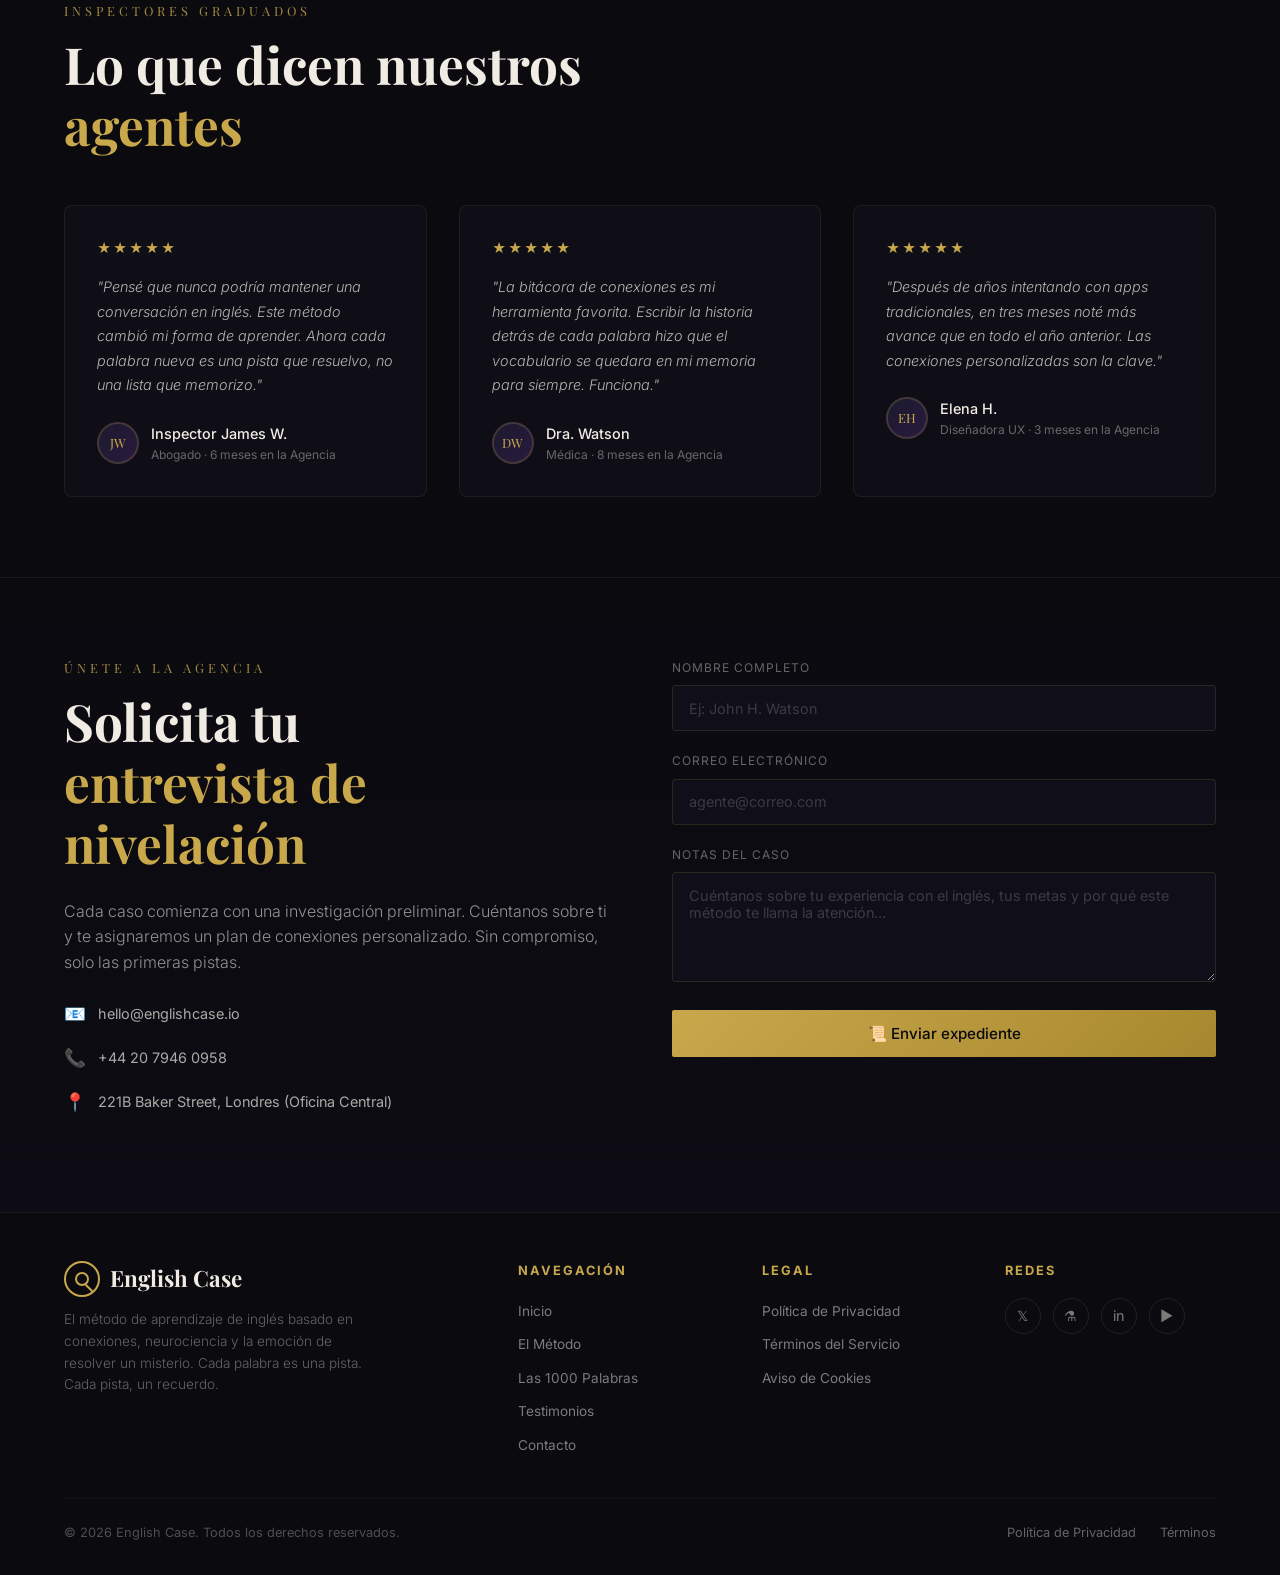
<file: agente_2/index.html>
<!DOCTYPE html>
<html lang="es">
<head>
  <meta charset="UTF-8" />
  <meta name="viewport" content="width=device-width, initial-scale=1.0" />
  <title>English Case — El Método del Detective</title>
  <link rel="preconnect" href="https://fonts.googleapis.com" />
  <link rel="preconnect" href="https://fonts.gstatic.com" crossorigin />
  <link href="https://fonts.googleapis.com/css2?family=Playfair+Display:ital,wght@0,400;0,600;0,700;1,400&family=Inter:wght@300;400;500;600&display=swap" rel="stylesheet" />
  <style>
    /* ===== RESET ===== */
    *, *::before, *::after { margin: 0; padding: 0; box-sizing: border-box; }
    html { scroll-behavior: smooth; font-size: 16px; }
    body {
      font-family: 'Inter', sans-serif;
      background: #0a0a0f;
      color: #f0ece4;
      line-height: 1.6;
      overflow-x: hidden;
    }
    a { text-decoration: none; color: inherit; }
    img { max-width: 100%; display: block; }
    ul { list-style: none; }

    /* ===== SCROLLBAR ===== */
    ::-webkit-scrollbar { width: 6px; }
    ::-webkit-scrollbar-track { background: #0a0a0f; }
    ::-webkit-scrollbar-thumb { background: #c9a84c; border-radius: 3px; }

    /* ===== UTILITY ===== */
    .container {
      max-width: 1200px;
      margin: 0 auto;
      padding: 0 1.5rem;
    }
    .section-label {
      font-family: 'Playfair Display', serif;
      font-size: 0.8rem;
      letter-spacing: 4px;
      text-transform: uppercase;
      color: #c9a84c;
      margin-bottom: 0.75rem;
      opacity: 0.8;
    }
    .section-title {
      font-family: 'Playfair Display', serif;
      font-size: clamp(2rem, 5vw, 3.2rem);
      font-weight: 700;
      line-height: 1.2;
      margin-bottom: 1.5rem;
    }
    .gold-accent { color: #c9a84c; }
    .divider {
      width: 60px;
      height: 2px;
      background: linear-gradient(90deg, #c9a84c, transparent);
      margin: 1.5rem 0;
    }
    .btn {
      display: inline-flex;
      align-items: center;
      gap: 0.5rem;
      padding: 0.9rem 2rem;
      font-family: 'Inter', sans-serif;
      font-weight: 500;
      font-size: 0.95rem;
      border: none;
      cursor: pointer;
      transition: all 0.3s ease;
      position: relative;
      overflow: hidden;
    }
    .btn-primary {
      background: linear-gradient(135deg, #c9a84c, #a8882e);
      color: #0a0a0f;
      border-radius: 2px;
    }
    .btn-primary:hover {
      transform: translateY(-2px);
      box-shadow: 0 8px 30px rgba(201, 168, 76, 0.3);
    }
    .btn-outline {
      background: transparent;
      color: #c9a84c;
      border: 1px solid rgba(201, 168, 76, 0.4);
      border-radius: 2px;
    }
    .btn-outline:hover {
      background: rgba(201, 168, 76, 0.1);
      border-color: #c9a84c;
    }
    .section {
      padding: 5rem 0;
      position: relative;
    }

    /* ===== HEADER ===== */
    .header {
      position: fixed;
      top: 0;
      left: 0;
      right: 0;
      z-index: 1000;
      padding: 1rem 0;
      transition: all 0.4s ease;
    }
    .header.scrolled {
      background: rgba(10, 10, 15, 0.92);
      backdrop-filter: blur(12px);
      border-bottom: 1px solid rgba(201, 168, 76, 0.15);
      padding: 0.6rem 0;
    }
    .header .container {
      display: flex;
      align-items: center;
      justify-content: space-between;
    }
    .logo {
      display: flex;
      align-items: center;
      gap: 0.6rem;
      font-family: 'Playfair Display', serif;
      font-size: 1.4rem;
      font-weight: 700;
      color: #f0ece4;
    }
    .logo-icon {
      width: 36px;
      height: 36px;
      border: 2px solid #c9a84c;
      border-radius: 50%;
      display: flex;
      align-items: center;
      justify-content: center;
      position: relative;
    }
    .logo-icon::before {
      content: '';
      width: 14px;
      height: 14px;
      border: 2px solid #c9a84c;
      border-radius: 50%;
      position: absolute;
    }
    .logo-icon::after {
      content: '';
      width: 10px;
      height: 2px;
      background: #c9a84c;
      position: absolute;
      bottom: 6px;
      right: 4px;
      transform: rotate(45deg);
      border-radius: 1px;
    }
    .nav-list {
      display: flex;
      gap: 2rem;
    }
    .nav-list a {
      font-size: 0.85rem;
      font-weight: 400;
      color: rgba(240, 236, 228, 0.7);
      transition: color 0.3s;
      letter-spacing: 0.5px;
      position: relative;
    }
    .nav-list a::after {
      content: '';
      position: absolute;
      bottom: -4px;
      left: 0;
      width: 0;
      height: 1px;
      background: #c9a84c;
      transition: width 0.3s;
    }
    .nav-list a:hover { color: #c9a84c; }
    .nav-list a:hover::after { width: 100%; }
    .menu-toggle {
      display: none;
      background: none;
      border: none;
      cursor: pointer;
      flex-direction: column;
      gap: 5px;
      padding: 4px;
    }
    .menu-toggle span {
      display: block;
      width: 26px;
      height: 2px;
      background: #f0ece4;
      transition: all 0.3s;
      border-radius: 1px;
    }
    .menu-toggle.active span:nth-child(1) { transform: rotate(45deg) translate(5px, 5px); }
    .menu-toggle.active span:nth-child(2) { opacity: 0; }
    .menu-toggle.active span:nth-child(3) { transform: rotate(-45deg) translate(5px, -5px); }

    /* ===== HERO ===== */
    .hero {
      min-height: 100vh;
      display: flex;
      align-items: center;
      position: relative;
      padding: 8rem 0 4rem;
      overflow: hidden;
    }
    .hero-bg {
      position: absolute;
      inset: 0;
      z-index: 0;
    }
    .hero-bg::before {
      content: '';
      position: absolute;
      inset: 0;
      background:
        radial-gradient(ellipse 50% 60% at 20% 50%, rgba(201, 168, 76, 0.06) 0%, transparent 60%),
        radial-gradient(ellipse 50% 50% at 80% 30%, rgba(26, 58, 42, 0.15) 0%, transparent 60%),
        radial-gradient(ellipse 40% 40% at 50% 80%, rgba(26, 31, 58, 0.2) 0%, transparent 60%);
    }
    .hero-pattern {
      position: absolute;
      inset: 0;
      opacity: 0.03;
      background-image:
        repeating-linear-gradient(0deg, transparent, transparent 40px, rgba(201, 168, 76, 0.3) 40px, rgba(201, 168, 76, 0.3) 41px),
        repeating-linear-gradient(90deg, transparent, transparent 40px, rgba(201, 168, 76, 0.3) 40px, rgba(201, 168, 76, 0.3) 41px);
    }
    .hero .container {
      position: relative;
      z-index: 1;
      display: grid;
      grid-template-columns: 1fr 1fr;
      gap: 4rem;
      align-items: center;
    }
    .hero-badge {
      display: inline-flex;
      align-items: center;
      gap: 0.5rem;
      padding: 0.4rem 1rem;
      border: 1px solid rgba(201, 168, 76, 0.25);
      border-radius: 100px;
      font-size: 0.75rem;
      letter-spacing: 2px;
      text-transform: uppercase;
      color: #c9a84c;
      margin-bottom: 1.5rem;
      opacity: 0.9;
    }
    .hero h1 {
      font-family: 'Playfair Display', serif;
      font-size: clamp(2.4rem, 5.5vw, 4rem);
      font-weight: 700;
      line-height: 1.15;
      margin-bottom: 1.5rem;
    }
    .hero h1 .gold-accent {
      display: block;
    }
    .hero p {
      font-size: 1.1rem;
      color: rgba(240, 236, 228, 0.7);
      max-width: 500px;
      margin-bottom: 2.5rem;
      font-weight: 300;
    }
    .hero-actions {
      display: flex;
      gap: 1rem;
      flex-wrap: wrap;
    }
    .hero-visual {
      position: relative;
      display: flex;
      justify-content: center;
      align-items: center;
    }
    .hero-card {
      background: rgba(20, 18, 30, 0.8);
      border: 1px solid rgba(201, 168, 76, 0.15);
      border-radius: 8px;
      padding: 2rem;
      width: 100%;
      max-width: 420px;
      backdrop-filter: blur(10px);
      position: relative;
    }
    .hero-card::before {
      content: '';
      position: absolute;
      inset: -1px;
      border-radius: 8px;
      background: linear-gradient(135deg, rgba(201, 168, 76, 0.2), transparent 50%, rgba(201, 168, 76, 0.1));
      z-index: -1;
    }
    .hero-card-header {
      display: flex;
      align-items: center;
      gap: 0.75rem;
      padding-bottom: 1rem;
      border-bottom: 1px solid rgba(201, 168, 76, 0.15);
      margin-bottom: 1.25rem;
      font-size: 0.8rem;
      letter-spacing: 1px;
      text-transform: uppercase;
      color: rgba(240, 236, 228, 0.5);
    }
    .hero-card-header span { color: #c9a84c; }
    .connection-item {
      display: flex;
      align-items: center;
      gap: 0.75rem;
      padding: 0.6rem 0;
      border-bottom: 1px solid rgba(240, 236, 228, 0.05);
    }
    .connection-item:last-child { border: none; }
    .connection-dot {
      width: 8px;
      height: 8px;
      border-radius: 50%;
      background: #c9a84c;
      flex-shrink: 0;
    }
    .connection-dot.green { background: #1a5a3a; }
    .connection-dot.blue { background: #2a3f6a; }
    .connection-word {
      font-weight: 500;
      font-size: 0.9rem;
      flex: 1;
    }
    .connection-hint {
      font-size: 0.75rem;
      color: rgba(240, 236, 228, 0.4);
      font-style: italic;
    }
    .hero-card-footer {
      margin-top: 1rem;
      padding-top: 0.75rem;
      border-top: 1px solid rgba(201, 168, 76, 0.1);
      display: flex;
      justify-content: space-between;
      align-items: center;
    }
    .hero-card-footer small {
      font-size: 0.7rem;
      color: rgba(240, 236, 228, 0.35);
    }
    .hero-card-footer .badge {
      padding: 0.25rem 0.6rem;
      background: rgba(201, 168, 76, 0.15);
      border-radius: 100px;
      font-size: 0.65rem;
      color: #c9a84c;
    }
    .floating-line {
      position: absolute;
      width: 120px;
      height: 1px;
      background: linear-gradient(90deg, rgba(201, 168, 76, 0.4), transparent);
      top: 30%;
      left: -60px;
      transform: rotate(-15deg);
    }
    .floating-line:nth-child(2) {
      top: 70%;
      left: auto;
      right: -60px;
      transform: rotate(20deg);
      background: linear-gradient(270deg, rgba(201, 168, 76, 0.3), transparent);
    }

    /* ===== MÉTODO SECTION ===== */
    .metodo {
      background: linear-gradient(180deg, #0a0a0f 0%, #0d0c14 100%);
      border-top: 1px solid rgba(201, 168, 76, 0.08);
      border-bottom: 1px solid rgba(201, 168, 76, 0.08);
    }
    .metodo-grid {
      display: grid;
      grid-template-columns: 1fr 1fr;
      gap: 4rem;
      align-items: center;
    }
    .metodo-visual {
      display: grid;
      grid-template-columns: 1fr 1fr;
      gap: 1rem;
    }
    .thread-card {
      background: rgba(20, 18, 30, 0.6);
      border: 1px solid rgba(201, 168, 76, 0.1);
      border-radius: 6px;
      padding: 1.25rem;
      transition: all 0.3s;
    }
    .thread-card:hover {
      border-color: rgba(201, 168, 76, 0.3);
      transform: translateY(-3px);
      box-shadow: 0 8px 25px rgba(0,0,0,0.3);
    }
    .thread-card .icon {
      font-size: 1.4rem;
      margin-bottom: 0.6rem;
    }
    .thread-card h4 {
      font-family: 'Playfair Display', serif;
      font-size: 1rem;
      margin-bottom: 0.4rem;
      color: #c9a84c;
    }
    .thread-card p {
      font-size: 0.82rem;
      color: rgba(240, 236, 228, 0.6);
      line-height: 1.5;
    }
    .thread-card.full {
      grid-column: 1 / -1;
    }
    .metodo-text h2 {
      font-family: 'Playfair Display', serif;
      font-size: clamp(1.8rem, 4vw, 2.8rem);
      font-weight: 700;
    }
    .metodo-text p {
      color: rgba(240, 236, 228, 0.7);
      margin-bottom: 1rem;
      font-weight: 300;
    }
    .metodo-stats {
      display: flex;
      gap: 2rem;
      margin-top: 2rem;
    }
    .stat-item h3 {
      font-family: 'Playfair Display', serif;
      font-size: 2rem;
      color: #c9a84c;
    }
    .stat-item p {
      font-size: 0.8rem;
      margin-bottom: 0;
      color: rgba(240, 236, 228, 0.5);
    }

    /* ===== FEATURES ===== */
    .features-grid {
      display: grid;
      grid-template-columns: repeat(3, 1fr);
      gap: 2rem;
      margin-top: 3rem;
    }
    .feature-card {
      background: rgba(20, 18, 30, 0.5);
      border: 1px solid rgba(201, 168, 76, 0.1);
      border-radius: 8px;
      padding: 2rem;
      transition: all 0.4s;
      position: relative;
      overflow: hidden;
    }
    .feature-card::before {
      content: '';
      position: absolute;
      top: 0;
      left: 0;
      right: 0;
      height: 2px;
      background: linear-gradient(90deg, transparent, #c9a84c, transparent);
      opacity: 0;
      transition: opacity 0.4s;
    }
    .feature-card:hover::before { opacity: 1; }
    .feature-card:hover {
      border-color: rgba(201, 168, 76, 0.3);
      transform: translateY(-4px);
      box-shadow: 0 12px 40px rgba(0,0,0,0.3);
    }
    .feature-icon {
      width: 48px;
      height: 48px;
      border: 1px solid rgba(201, 168, 76, 0.2);
      border-radius: 50%;
      display: flex;
      align-items: center;
      justify-content: center;
      font-size: 1.3rem;
      margin-bottom: 1.25rem;
      transition: all 0.3s;
    }
    .feature-card:hover .feature-icon {
      border-color: #c9a84c;
      background: rgba(201, 168, 76, 0.1);
    }
    .feature-card h3 {
      font-family: 'Playfair Display', serif;
      font-size: 1.15rem;
      margin-bottom: 0.75rem;
    }
    .feature-card p {
      font-size: 0.85rem;
      color: rgba(240, 236, 228, 0.6);
      font-weight: 300;
      line-height: 1.7;
    }
    .feature-number {
      position: absolute;
      top: 1rem;
      right: 1.5rem;
      font-family: 'Playfair Display', serif;
      font-size: 3rem;
      color: rgba(201, 168, 76, 0.06);
      font-weight: 700;
      line-height: 1;
    }

    /* ===== 1000 PALABRAS ===== */
    .palabras {
      background: linear-gradient(180deg, #0d0c14, #0a0a0f);
      border-top: 1px solid rgba(201, 168, 76, 0.08);
      border-bottom: 1px solid rgba(201, 168, 76, 0.08);
    }
    .palabras-header {
      display: flex;
      justify-content: space-between;
      align-items: flex-end;
      margin-bottom: 2.5rem;
      flex-wrap: wrap;
      gap: 1rem;
    }
    .palabras-controls {
      display: flex;
      gap: 0.5rem;
      align-items: center;
    }
    .palabras-controls .filter-btn {
      padding: 0.4rem 1rem;
      font-size: 0.75rem;
      font-family: 'Inter', sans-serif;
      background: transparent;
      border: 1px solid rgba(201, 168, 76, 0.15);
      color: rgba(240, 236, 228, 0.6);
      border-radius: 100px;
      cursor: pointer;
      transition: all 0.3s;
    }
    .palabras-controls .filter-btn.active,
    .palabras-controls .filter-btn:hover {
      border-color: #c9a84c;
      color: #c9a84c;
      background: rgba(201, 168, 76, 0.08);
    }
    .word-grid {
      display: grid;
      grid-template-columns: repeat(auto-fill, minmax(110px, 1fr));
      gap: 0.75rem;
      position: relative;
    }
    .word-card {
      background: rgba(20, 18, 30, 0.6);
      border: 1px solid rgba(201, 168, 76, 0.08);
      border-radius: 4px;
      padding: 0.9rem 0.8rem;
      text-align: center;
      cursor: pointer;
      transition: all 0.3s;
      font-size: 0.9rem;
      font-weight: 400;
      position: relative;
    }
    .word-card:hover {
      border-color: rgba(201, 168, 76, 0.4);
      background: rgba(201, 168, 76, 0.06);
      transform: translateY(-2px);
    }
    .word-card.connected {
      border-color: #c9a84c;
      background: rgba(201, 168, 76, 0.1);
    }
    .word-card .word-badge {
      position: absolute;
      top: 3px;
      right: 4px;
      font-size: 0.55rem;
      color: rgba(240, 236, 228, 0.25);
    }
    .word-card .connection-indicator {
      display: block;
      width: 4px;
      height: 4px;
      border-radius: 50%;
      background: #c9a84c;
      margin: 4px auto 0;
      opacity: 0;
      transition: opacity 0.3s;
    }
    .word-card.connected .connection-indicator { opacity: 1; }
    .word-grid-meta {
      text-align: center;
      margin-top: 2rem;
      font-size: 0.8rem;
      color: rgba(240, 236, 228, 0.35);
    }
    .word-grid-meta span { color: #c9a84c; }

    /* ===== MODAL ===== */
    .modal-overlay {
      position: fixed;
      inset: 0;
      background: rgba(0,0,0,0.7);
      backdrop-filter: blur(6px);
      z-index: 2000;
      display: none;
      align-items: center;
      justify-content: center;
      padding: 1rem;
      opacity: 0;
      transition: opacity 0.3s;
    }
    .modal-overlay.open {
      display: flex;
      opacity: 1;
    }
    .modal {
      background: #12101e;
      border: 1px solid rgba(201, 168, 76, 0.2);
      border-radius: 8px;
      max-width: 480px;
      width: 100%;
      padding: 2rem;
      position: relative;
      transform: scale(0.95);
      transition: transform 0.3s;
    }
    .modal-overlay.open .modal { transform: scale(1); }
    .modal-close {
      position: absolute;
      top: 1rem;
      right: 1rem;
      background: none;
      border: none;
      color: rgba(240, 236, 228, 0.4);
      font-size: 1.2rem;
      cursor: pointer;
      transition: color 0.3s;
    }
    .modal-close:hover { color: #c9a84c; }
    .modal-word {
      font-family: 'Playfair Display', serif;
      font-size: 2rem;
      color: #c9a84c;
      margin-bottom: 0.25rem;
    }
    .modal-translation {
      color: rgba(240, 236, 228, 0.5);
      font-size: 0.9rem;
      margin-bottom: 1.5rem;
    }
    .modal-section {
      margin-bottom: 1.25rem;
    }
    .modal-section h4 {
      font-size: 0.7rem;
      letter-spacing: 2px;
      text-transform: uppercase;
      color: rgba(240, 236, 228, 0.35);
      margin-bottom: 0.5rem;
    }
    .modal-connection-line {
      display: flex;
      align-items: center;
      gap: 0.75rem;
      padding: 0.5rem 0;
      border-bottom: 1px solid rgba(240, 236, 228, 0.05);
    }
    .modal-connection-line:last-child { border: none; }
    .modal-connection-line .word {
      font-weight: 500;
      color: #c9a84c;
    }
    .modal-connection-line .hint {
      font-size: 0.8rem;
      color: rgba(240, 236, 228, 0.5);
      font-style: italic;
    }
    .modal-note {
      background: rgba(201, 168, 76, 0.05);
      border-left: 2px solid #c9a84c;
      padding: 0.75rem 1rem;
      border-radius: 0 4px 4px 0;
      font-size: 0.85rem;
      color: rgba(240, 236, 228, 0.7);
      font-style: italic;
      line-height: 1.6;
    }

    /* ===== TESTIMONIOS ===== */
    .testimonios-grid {
      display: grid;
      grid-template-columns: repeat(3, 1fr);
      gap: 2rem;
      margin-top: 3rem;
    }
    .testimonial-card {
      background: rgba(20, 18, 30, 0.5);
      border: 1px solid rgba(201, 168, 76, 0.1);
      border-radius: 8px;
      padding: 2rem;
      transition: all 0.3s;
    }
    .testimonial-card:hover {
      border-color: rgba(201, 168, 76, 0.25);
    }
    .testimonial-card .stars {
      color: #c9a84c;
      font-size: 0.85rem;
      letter-spacing: 2px;
      margin-bottom: 1rem;
    }
    .testimonial-card blockquote {
      font-size: 0.9rem;
      color: rgba(240, 236, 228, 0.75);
      font-weight: 300;
      line-height: 1.7;
      margin-bottom: 1.5rem;
      font-style: italic;
    }
    .testimonial-author {
      display: flex;
      align-items: center;
      gap: 0.75rem;
    }
    .testimonial-avatar {
      width: 42px;
      height: 42px;
      border-radius: 50%;
      border: 2px solid rgba(201, 168, 76, 0.2);
      background: linear-gradient(135deg, #1a1a2e, #2a1a3e);
      display: flex;
      align-items: center;
      justify-content: center;
      font-size: 0.8rem;
      color: #c9a84c;
      font-family: 'Playfair Display', serif;
      flex-shrink: 0;
    }
    .testimonial-info h4 {
      font-size: 0.9rem;
      font-weight: 500;
    }
    .testimonial-info p {
      font-size: 0.75rem;
      color: rgba(240, 236, 228, 0.4);
    }

    /* ===== CONTACTO ===== */
    .contacto {
      background: linear-gradient(180deg, #0a0a0f, #0d0c14);
      border-top: 1px solid rgba(201, 168, 76, 0.08);
    }
    .contacto-grid {
      display: grid;
      grid-template-columns: 1fr 1fr;
      gap: 4rem;
      align-items: start;
    }
    .contacto-info p {
      color: rgba(240, 236, 228, 0.6);
      font-weight: 300;
      margin-bottom: 1.5rem;
    }
    .contacto-detail {
      display: flex;
      align-items: center;
      gap: 0.75rem;
      margin-bottom: 1rem;
      font-size: 0.9rem;
      color: rgba(240, 236, 228, 0.7);
    }
    .contacto-detail .icon { color: #c9a84c; font-size: 1.1rem; }
    .form-group {
      margin-bottom: 1.25rem;
    }
    .form-group label {
      display: block;
      font-size: 0.75rem;
      letter-spacing: 1px;
      text-transform: uppercase;
      color: rgba(240, 236, 228, 0.4);
      margin-bottom: 0.5rem;
    }
    .form-group input,
    .form-group textarea {
      width: 100%;
      padding: 0.85rem 1rem;
      background: rgba(20, 18, 30, 0.6);
      border: 1px solid rgba(201, 168, 76, 0.15);
      border-radius: 4px;
      color: #f0ece4;
      font-family: 'Inter', sans-serif;
      font-size: 0.9rem;
      transition: all 0.3s;
      outline: none;
    }
    .form-group input:focus,
    .form-group textarea:focus {
      border-color: #c9a84c;
      box-shadow: 0 0 0 2px rgba(201, 168, 76, 0.1);
    }
    .form-group input::placeholder,
    .form-group textarea::placeholder {
      color: rgba(240, 236, 228, 0.2);
    }
    .form-group textarea {
      min-height: 110px;
      resize: vertical;
    }

    /* ===== FOOTER ===== */
    .footer {
      border-top: 1px solid rgba(201, 168, 76, 0.08);
      padding: 3rem 0 2rem;
    }
    .footer-grid {
      display: grid;
      grid-template-columns: 2fr 1fr 1fr 1fr;
      gap: 2rem;
      margin-bottom: 2rem;
    }
    .footer-brand p {
      font-size: 0.85rem;
      color: rgba(240, 236, 228, 0.4);
      margin-top: 0.75rem;
      max-width: 300px;
      font-weight: 300;
    }
    .footer h4 {
      font-size: 0.8rem;
      letter-spacing: 2px;
      text-transform: uppercase;
      color: #c9a84c;
      margin-bottom: 1rem;
    }
    .footer-links li {
      margin-bottom: 0.5rem;
    }
    .footer-links a {
      font-size: 0.85rem;
      color: rgba(240, 236, 228, 0.5);
      transition: color 0.3s;
    }
    .footer-links a:hover { color: #c9a84c; }
    .footer-social {
      display: flex;
      gap: 0.75rem;
    }
    .footer-social a {
      width: 36px;
      height: 36px;
      border: 1px solid rgba(201, 168, 76, 0.15);
      border-radius: 50%;
      display: flex;
      align-items: center;
      justify-content: center;
      font-size: 0.9rem;
      color: rgba(240, 236, 228, 0.5);
      transition: all 0.3s;
    }
    .footer-social a:hover {
      border-color: #c9a84c;
      color: #c9a84c;
      background: rgba(201, 168, 76, 0.08);
    }
    .footer-bottom {
      border-top: 1px solid rgba(201, 168, 76, 0.06);
      padding-top: 1.5rem;
      display: flex;
      justify-content: space-between;
      align-items: center;
      flex-wrap: wrap;
      gap: 1rem;
      font-size: 0.8rem;
      color: rgba(240, 236, 228, 0.3);
    }
    .footer-bottom a {
      color: rgba(240, 236, 228, 0.4);
      transition: color 0.3s;
    }
    .footer-bottom a:hover { color: #c9a84c; }
    .footer-bottom-links { display: flex; gap: 1.5rem; }

    /* ===== ANIMATIONS ===== */
    @keyframes fadeInUp {
      from { opacity: 0; transform: translateY(30px); }
      to { opacity: 1; transform: translateY(0); }
    }
    @keyframes pulse {
      0%, 100% { opacity: 0.4; }
      50% { opacity: 1; }
    }
    .reveal {
      opacity: 0;
      transform: translateY(30px);
      transition: all 0.6s ease;
    }
    .reveal.visible {
      opacity: 1;
      transform: translateY(0);
    }
    .pulse-dot {
      animation: pulse 2s ease-in-out infinite;
    }

    /* ===== RESPONSIVE ===== */
    @media (max-width: 1024px) {
      .hero .container { grid-template-columns: 1fr; gap: 3rem; }
      .hero-visual { order: -1; }
      .hero-card { max-width: 100%; }
      .metodo-grid { grid-template-columns: 1fr; }
      .metodo-visual { order: -1; }
      .testimonios-grid { grid-template-columns: 1fr 1fr; }
      .footer-grid { grid-template-columns: 1fr 1fr; }
    }
    @media (max-width: 768px) {
      .nav-list {
        display: none;
        position: absolute;
        top: 100%;
        left: 0;
        right: 0;
        background: rgba(10, 10, 15, 0.98);
        backdrop-filter: blur(12px);
        flex-direction: column;
        padding: 1.5rem;
        gap: 1.25rem;
        border-bottom: 1px solid rgba(201, 168, 76, 0.15);
      }
      .nav-list.open { display: flex; }
      .menu-toggle { display: flex; }
      .features-grid { grid-template-columns: 1fr; }
      .testimonios-grid { grid-template-columns: 1fr; }
      .contacto-grid { grid-template-columns: 1fr; }
      .footer-grid { grid-template-columns: 1fr; gap: 2rem; }
      .metodo-stats { flex-wrap: wrap; gap: 1rem; }
      .word-grid { grid-template-columns: repeat(auto-fill, minmax(90px, 1fr)); }
    }
    @media (max-width: 480px) {
      .hero h1 { font-size: 2rem; }
      .section { padding: 3rem 0; }
    }
  </style>
</head>
<body>

<!-- ===== HEADER ===== -->
<header class="header" id="header">
  <div class="container">
    <a href="#" class="logo">
      <div class="logo-icon"></div>
      English Case
    </a>
    <button class="menu-toggle" id="menuToggle" aria-label="Menú">
      <span></span><span></span><span></span>
    </button>
    <nav>
      <ul class="nav-list" id="navList">
        <li><a href="#hero">Inicio</a></li>
        <li><a href="#metodo">El Método</a></li>
        <li><a href="#palabras">Las 1000 Palabras</a></li>
        <li><a href="#testimonios">Testimonios</a></li>
        <li><a href="#contacto">Contacto</a></li>
      </ul>
    </nav>
  </div>
</header>

<!-- ===== HERO ===== -->
<section class="hero" id="hero">
  <div class="hero-bg">
    <div class="hero-pattern"></div>
  </div>
  <div class="container">
    <div class="hero-content">
      <div class="hero-badge">&#128220; Expediente abierto</div>
      <h1>
        Resuelve el misterio del idioma
        <span class="gold-accent">Conecta, asocia y domina</span>
        las 1000 palabras clave
      </h1>
      <p>
        Olvida las listas interminables. Nuestro método convierte cada palabra en una pista,
        cada conexión en un recuerdo. Aprende inglés como un detective resuelve un caso.
      </p>
      <div class="hero-actions">
        <a href="#contacto" class="btn btn-primary">&#128270; Iniciar Investigación</a>
        <a href="#metodo" class="btn btn-outline">Conocer el Método</a>
      </div>
    </div>
    <div class="hero-visual">
      <div class="floating-line"></div>
      <div class="floating-line"></div>
      <div class="hero-card">
        <div class="hero-card-header">
          &#128220; Bitácora del Caso <span>·</span> Últimas conexiones
        </div>
        <div class="connection-item">
          <span class="connection-dot"></span>
          <span class="connection-word">Investigate</span>
          <span class="connection-hint">→ "investigar" como Sherlock</span>
        </div>
        <div class="connection-item">
          <span class="connection-dot green"></span>
          <span class="connection-word">Evidence</span>
          <span class="connection-hint">→ "evidencia" en la escena</span>
        </div>
        <div class="connection-item">
          <span class="connection-dot blue"></span>
          <span class="connection-word">Deduce</span>
          <span class="connection-hint">→ "deducir" por las pistas</span>
        </div>
        <div class="hero-card-footer">
          <small>+997 conexiones activas</small>
          <span class="badge">&#9679; En vivo</span>
        </div>
      </div>
    </div>
  </div>
</section>

<!-- ===== MÉTODO ===== -->
<section class="section metodo" id="metodo">
  <div class="container">
    <div class="section-label">El Método del Detective</div>
    <div class="metodo-grid">
      <div class="metodo-visual">
        <div class="thread-card full">
          <div class="icon">&#128373;</div>
          <h4>Pista #1: Asocia con tu mundo</h4>
          <p>Vincula "gossip" con el vecino que siempre habla de más. Tu cerebro retiene emociones e imágenes, no repetición vacía.</p>
        </div>
        <div class="thread-card">
          <div class="icon">&#128279;</div>
          <h4>Conexión visual</h4>
          <p>Dibuja mentalmente la escena. Cada palabra es un personaje en tu historia personal.</p>
        </div>
        <div class="thread-card">
          <div class="icon">&#128214;</div>
          <h4>Bitácora personal</h4>
          <p>Escribe el "caso" de cada palabra. Al narrar, el cerebro fija el recuerdo para siempre.</p>
        </div>
      </div>
      <div class="metodo-text">
        <h2>Tu cerebro no memoriza listas,<br><span class="gold-accent">resuelve misterios</span></h2>
        <div class="divider"></div>
        <p>
          El sistema de <strong>Hilos de Conexión</strong> se basa en la neurociencia de la memoria asociativa.
          En lugar de repetir palabras sin contexto, creas una red de pistas personalizadas que tu cerebro
          usa para recordar cada término como si fuera la solución de un caso.
        </p>
        <p>
          Cada palabra se convierte en un nodo dentro de tu propio mapa mental. Las conexiones que estableces
          —historias, imágenes, emociones— son los hilos que te permiten recuperar el vocabulario
          en fracciones de segundo, incluso en medio de una conversación real.
        </p>
        <div class="metodo-stats">
          <div class="stat-item">
            <h3>3.2x</h3>
            <p>más retención que métodos tradicionales</p>
          </div>
          <div class="stat-item">
            <h3>87%</h3>
            <p>de alumnos alcanzan fluidez conversacional</p>
          </div>
          <div class="stat-item">
            <h3>4.8</h3>
            <p>calificación promedio de la experiencia</p>
          </div>
        </div>
      </div>
    </div>
  </div>
</section>

<!-- ===== FEATURES ===== -->
<section class="section">
  <div class="container">
    <div class="section-label">Herramientas del Detective</div>
    <h2 class="section-title">Todo lo que necesitas para<br><span class="gold-accent">resolver el caso</span></h2>
    <div class="features-grid">
      <div class="feature-card">
        <span class="feature-number">01</span>
        <div class="feature-icon">&#128230;</div>
        <h3>Subida de Evidencias</h3>
        <p>Importa tus listas de vocabulario, artículos o cualquier texto. Nuestro sistema extrae las palabras clave y las prepara para que construyas tus conexiones.</p>
      </div>
      <div class="feature-card">
        <span class="feature-number">02</span>
        <div class="feature-icon">&#128279;</div>
        <h3>Línea de Conexiones</h3>
        <p>Vincula cada palabra con imágenes, recuerdos, sonidos o historias personales. Construye tu red semántica única y visible.</p>
      </div>
      <div class="feature-card">
        <span class="feature-number">03</span>
        <div class="feature-icon">&#128221;</div>
        <h3>Bitácora del Caso</h3>
        <p>Escribe el relato detrás de cada conexión. Narrar en tus propias palabras activa la memoria episódica y graba el vocabulario en tu cerebro.</p>
      </div>
    </div>
  </div>
</section>

<!-- ===== 1000 PALABRAS ===== -->
<section class="section palabras" id="palabras">
  <div class="container">
    <div class="section-label">Dashboard interactivo</div>
    <div class="palabras-header">
      <div>
        <h2 class="section-title">Las <span class="gold-accent">1000 Palabras</span><br>más usadas del inglés</h2>
      </div>
      <div class="palabras-controls">
        <button class="filter-btn active" data-filter="all">Todas</button>
        <button class="filter-btn" data-filter="connected">Conectadas</button>
        <button class="filter-btn" data-filter="new">Nuevas</button>
      </div>
    </div>
    <div class="word-grid" id="wordGrid"></div>
    <div class="word-grid-meta">
      <span id="connectedCount">0</span> de <span id="totalCount">0</span> palabras conectadas
      · Haz clic en cualquier palabra para ver su detalle
    </div>
  </div>
</section>

<!-- ===== MODAL ===== -->
<div class="modal-overlay" id="modal">
  <div class="modal">
    <button class="modal-close" id="modalClose">&times;</button>
    <div class="modal-word" id="modalWord">Investigate</div>
    <div class="modal-translation" id="modalTranslation">investigar</div>
    <div class="modal-section">
      <h4>Conexiones asociadas</h4>
      <div id="modalConnections"></div>
    </div>
    <div class="modal-section">
      <h4>Bitácora del caso</h4>
      <div class="modal-note" id="modalNote">
        Recuerda a Sherlock Holmes examinando la escena del crimen con su lupa. Cada detalle importa.
      </div>
    </div>
  </div>
</div>

<!-- ===== TESTIMONIOS ===== -->
<section class="section" id="testimonios">
  <div class="container">
    <div class="section-label">Inspectores Graduados</div>
    <h2 class="section-title">Lo que dicen nuestros<br><span class="gold-accent">agentes</span></h2>
    <div class="testimonios-grid">
      <div class="testimonial-card">
        <div class="stars">★★★★★</div>
        <blockquote>"Pensé que nunca podría mantener una conversación en inglés. Este método cambió mi forma de aprender. Ahora cada palabra nueva es una pista que resuelvo, no una lista que memorizo."</blockquote>
        <div class="testimonial-author">
          <div class="testimonial-avatar">JW</div>
          <div class="testimonial-info">
            <h4>Inspector James W.</h4>
            <p>Abogado · 6 meses en la Agencia</p>
          </div>
        </div>
      </div>
      <div class="testimonial-card">
        <div class="stars">★★★★★</div>
        <blockquote>"La bitácora de conexiones es mi herramienta favorita. Escribir la historia detrás de cada palabra hizo que el vocabulario se quedara en mi memoria para siempre. Funciona."</blockquote>
        <div class="testimonial-author">
          <div class="testimonial-avatar">DW</div>
          <div class="testimonial-info">
            <h4>Dra. Watson</h4>
            <p>Médica · 8 meses en la Agencia</p>
          </div>
        </div>
      </div>
      <div class="testimonial-card">
        <div class="stars">★★★★★</div>
        <blockquote>"Después de años intentando con apps tradicionales, en tres meses noté más avance que en todo el año anterior. Las conexiones personalizadas son la clave."</blockquote>
        <div class="testimonial-author">
          <div class="testimonial-avatar">EH</div>
          <div class="testimonial-info">
            <h4>Elena H.</h4>
            <p>Diseñadora UX · 3 meses en la Agencia</p>
          </div>
        </div>
      </div>
    </div>
  </div>
</section>

<!-- ===== CONTACTO ===== -->
<section class="section contacto" id="contacto">
  <div class="container">
    <div class="contacto-grid">
      <div class="contacto-info">
        <div class="section-label">Únete a la Agencia</div>
        <h2 class="section-title">Solicita tu<br><span class="gold-accent">entrevista de nivelación</span></h2>
        <p>
          Cada caso comienza con una investigación preliminar. Cuéntanos sobre ti y te asignaremos
          un plan de conexiones personalizado. Sin compromiso, solo las primeras pistas.
        </p>
        <div class="contacto-detail">
          <span class="icon">&#128231;</span>
          <span>hello@englishcase.io</span>
        </div>
        <div class="contacto-detail">
          <span class="icon">&#128222;</span>
          <span>+44 20 7946 0958</span>
        </div>
        <div class="contacto-detail">
          <span class="icon">&#128205;</span>
          <span>221B Baker Street, Londres (Oficina Central)</span>
        </div>
      </div>
      <form class="contacto-form" id="contactForm">
        <div class="form-group">
          <label for="nombre">Nombre completo</label>
          <input type="text" id="nombre" placeholder="Ej: John H. Watson" required />
        </div>
        <div class="form-group">
          <label for="email">Correo electrónico</label>
          <input type="email" id="email" placeholder="agente@correo.com" required />
        </div>
        <div class="form-group">
          <label for="mensaje">Notas del caso</label>
          <textarea id="mensaje" placeholder="Cuéntanos sobre tu experiencia con el inglés, tus metas y por qué este método te llama la atención..."></textarea>
        </div>
        <button type="submit" class="btn btn-primary" style="width:100%;justify-content:center;">
          &#128220; Enviar expediente
        </button>
      </form>
    </div>
  </div>
</section>

<!-- ===== FOOTER ===== -->
<footer class="footer">
  <div class="container">
    <div class="footer-grid">
      <div class="footer-brand">
        <a href="#" class="logo" style="margin-bottom:0.75rem;">
          <div class="logo-icon"></div>
          English Case
        </a>
        <p>El método de aprendizaje de inglés basado en conexiones, neurociencia y la emoción de resolver un misterio. Cada palabra es una pista. Cada pista, un recuerdo.</p>
      </div>
      <div>
        <h4>Navegación</h4>
        <ul class="footer-links">
          <li><a href="#hero">Inicio</a></li>
          <li><a href="#metodo">El Método</a></li>
          <li><a href="#palabras">Las 1000 Palabras</a></li>
          <li><a href="#testimonios">Testimonios</a></li>
          <li><a href="#contacto">Contacto</a></li>
        </ul>
      </div>
      <div>
        <h4>Legal</h4>
        <ul class="footer-links">
          <li><a href="#">Política de Privacidad</a></li>
          <li><a href="#">Términos del Servicio</a></li>
          <li><a href="#">Aviso de Cookies</a></li>
        </ul>
      </div>
      <div>
        <h4>Redes</h4>
        <div class="footer-social">
          <a href="#" aria-label="Twitter / X">&#120143;</a>
          <a href="#" aria-label="Instagram">&#9879;</a>
          <a href="#" aria-label="LinkedIn">in</a>
          <a href="#" aria-label="YouTube">&#9654;</a>
        </div>
      </div>
    </div>
    <div class="footer-bottom">
      <span>&copy; 2026 English Case. Todos los derechos reservados.</span>
      <div class="footer-bottom-links">
        <a href="#">Política de Privacidad</a>
        <a href="#">Términos</a>
      </div>
    </div>
  </div>
</footer>

<!-- ===== JAVASCRIPT ===== -->
<script>
  (function() {
    'use strict';

    /* -------- Words Data -------- */
    const WORDS = [
      { word: 'Investigate', translation: 'investigar', connected: true, connections: ['Research', 'Examine'], note: 'Sherlock examinando la escena con su lupa. Cada detalle importa.' },
      { word: 'Evidence', translation: 'evidencia', connected: true, connections: ['Clue', 'Proof'], note: 'Las huellas en la escena del crimen. Todo deja una marca.' },
      { word: 'Deduce', translation: 'deducir', connected: true, connections: ['Conclude', 'Reason'], note: 'Watson observa, Holmes deduce. De los hechos a la conclusión.' },
      { word: 'Mystery', translation: 'misterio', connected: false, connections: [], note: '' },
      { word: 'Clue', translation: 'pista', connected: true, connections: ['Evidence', 'Hint'], note: 'Un cabello olvidado en la escena. La pista que rompe el caso.' },
      { word: 'Detective', translation: 'detective', connected: false, connections: [], note: '' },
      { word: 'Witness', translation: 'testigo', connected: false, connections: [], note: '' },
      { word: 'Suspect', translation: 'sospechoso', connected: false, connections: [], note: '' },
      { word: 'Curious', translation: 'curioso', connected: true, connections: ['Interested', 'Inquisitive'], note: 'La curiosidad que lleva a la verdad. Como un gato en un callejón.' },
      { word: 'Connect', translation: 'conectar', connected: false, connections: [], note: '' },
      { word: 'Memory', translation: 'memoria', connected: true, connections: ['Recall', 'Remind'], note: 'El palacio mental de Holmes. Cada recuerdo tiene una habitación.' },
      { word: 'Research', translation: 'investigación', connected: false, connections: [], note: '' },
      { word: 'Analyze', translation: 'analizar', connected: false, connections: [], note: '' },
      { word: 'Discover', translation: 'descubrir', connected: true, connections: ['Find', 'Uncover'], note: 'Levantar la alfombra y encontrar lo que nadie más vio.' },
      { word: 'Puzzle', translation: 'rompecabezas', connected: false, connections: [], note: '' },
      { word: 'Secret', translation: 'secreto', connected: false, connections: [], note: '' },
      { word: 'Observe', translation: 'observar', connected: true, connections: ['Watch', 'Notice'], note: 'La diferencia entre mirar y observar. Holmes enseñaba a Watson.' },
      { word: 'Reason', translation: 'razón', connected: false, connections: [], note: '' },
      { word: 'Logic', translation: 'lógica', connected: false, connections: [], note: '' },
      { word: 'Conclusion', translation: 'conclusión', connected: true, connections: ['Result', 'End'], note: 'El final del caso. Todas las piezas encajan.' },
      { word: 'Story', translation: 'historia', connected: false, connections: [], note: '' },
      { word: 'Question', translation: 'pregunta', connected: false, connections: [], note: '' },
      { word: 'Answer', translation: 'respuesta', connected: false, connections: [], note: '' },
      { word: 'Proof', translation: 'prueba', connected: true, connections: ['Evidence', 'Fact'], note: 'La prueba irrefutable. El arma humeante del caso.' },
      { word: 'Motive', translation: 'motivo', connected: false, connections: [], note: '' },
      { word: 'Alibi', translation: 'coartada', connected: false, connections: [], note: '' },
      { word: 'Shadow', translation: 'sombra', connected: true, connections: ['Darkness', 'Follow'], note: 'La sombra en la niebla londinense. Siempre hay algo oculto.' },
      { word: 'Whisper', translation: 'susurro', connected: false, connections: [], note: '' },
      { word: 'Silence', translation: 'silencio', connected: false, connections: [], note: '' },
      { word: 'Truth', translation: 'verdad', connected: true, connections: ['Fact', 'Reality'], note: 'La verdad está ahí fuera. Solo hay que conectar los puntos.' },
    ];

    /* -------- Render Word Grid -------- */
    const grid = document.getElementById('wordGrid');
    const connectedCountEl = document.getElementById('connectedCount');
    const totalCountEl = document.getElementById('totalCount');
    let currentFilter = 'all';

    function renderGrid(filter) {
      const filtered = filter === 'all' ? WORDS :
                       filter === 'connected' ? WORDS.filter(w => w.connected) :
                       WORDS.filter(w => !w.connected);

      grid.innerHTML = '';
      filtered.forEach(w => {
        const card = document.createElement('div');
        card.className = 'word-card' + (w.connected ? ' connected' : '');
        card.innerHTML = `
          <span class="word-badge">${w.connected ? '&#9679;' : '&#9711;'}</span>
          ${w.word}
          <span class="connection-indicator"></span>
        `;
        card.addEventListener('click', () => openModal(w));
        card.dataset.word = w.word;
        grid.appendChild(card);
      });

      const connected = WORDS.filter(w => w.connected).length;
      connectedCountEl.textContent = connected;
      totalCountEl.textContent = WORDS.length;
    }

    /* -------- Filter Buttons -------- */
    document.querySelectorAll('.filter-btn').forEach(btn => {
      btn.addEventListener('click', function() {
        document.querySelectorAll('.filter-btn').forEach(b => b.classList.remove('active'));
        this.classList.add('active');
        currentFilter = this.dataset.filter;
        renderGrid(currentFilter);
      });
    });

    /* -------- Modal -------- */
    const modal = document.getElementById('modal');
    const modalClose = document.getElementById('modalClose');
    const modalWord = document.getElementById('modalWord');
    const modalTranslation = document.getElementById('modalTranslation');
    const modalConnections = document.getElementById('modalConnections');
    const modalNote = document.getElementById('modalNote');

    function openModal(word) {
      modalWord.textContent = word.word;
      modalTranslation.textContent = word.translation;

      modalConnections.innerHTML = '';
      if (word.connections && word.connections.length > 0) {
        word.connections.forEach(conn => {
          const div = document.createElement('div');
          div.className = 'modal-connection-line';
          div.innerHTML = `<span class="word">${conn}</span> <span class="hint">→ palabra asociada</span>`;
          modalConnections.appendChild(div);
        });
      } else {
        modalConnections.innerHTML = '<div style="color:rgba(240,236,228,0.4);font-size:0.85rem;font-style:italic;">Aún no has creado conexiones para esta palabra.</div>';
      }

      modalNote.textContent = word.note || 'Escribe tu propia bitácora para esta palabra. ¿Qué historia te ayuda a recordarla?';

      modal.classList.add('open');
      document.body.style.overflow = 'hidden';
    }

    function closeModal() {
      modal.classList.remove('open');
      document.body.style.overflow = '';
    }

    modalClose.addEventListener('click', closeModal);
    modal.addEventListener('click', function(e) {
      if (e.target === this) closeModal();
    });
    document.addEventListener('keydown', function(e) {
      if (e.key === 'Escape') closeModal();
    });

    /* -------- Header Scroll -------- */
    const header = document.getElementById('header');
    window.addEventListener('scroll', function() {
      header.classList.toggle('scrolled', window.scrollY > 60);
    });

    /* -------- Mobile Menu -------- */
    const menuToggle = document.getElementById('menuToggle');
    const navList = document.getElementById('navList');
    menuToggle.addEventListener('click', function() {
      this.classList.toggle('active');
      navList.classList.toggle('open');
    });
    navList.querySelectorAll('a').forEach(link => {
      link.addEventListener('click', function() {
        menuToggle.classList.remove('active');
        navList.classList.remove('open');
      });
    });

    /* -------- Scroll Reveal -------- */
    const revealEls = document.querySelectorAll('.section');
    const observer = new IntersectionObserver((entries) => {
      entries.forEach(entry => {
        if (entry.isIntersecting) {
          entry.target.style.opacity = '1';
          entry.target.style.transform = 'translateY(0)';
        }
      });
    }, { threshold: 0.1 });

    revealEls.forEach(el => {
      el.style.opacity = '0';
      el.style.transform = 'translateY(30px)';
      el.style.transition = 'opacity 0.7s ease, transform 0.7s ease';
      observer.observe(el);
    });

    /* -------- Form -------- */
    document.getElementById('contactForm').addEventListener('submit', function(e) {
      e.preventDefault();
      const btn = this.querySelector('button[type="submit"]');
      const original = btn.innerHTML;
      btn.innerHTML = '&#10003; Expediente enviado';
      btn.style.background = 'linear-gradient(135deg, #1a5a3a, #1a7a4a)';
      setTimeout(() => {
        btn.innerHTML = original;
        btn.style.background = '';
        this.reset();
      }, 3000);
    });

    /* -------- Init -------- */
    renderGrid('all');
  })();
</script>

</body>
</html>
</file>
<file: agente_1/style.css>
/* ==========================================================================
   DESIGN SYSTEM & CUSTOM PROPERTIES
   ========================================================================== */
:root {
    /* Color Palette */
    --bg-primary: #07090c;
    --bg-secondary: #0d1117;
    --bg-tertiary: #161b24;
    --accent-gold: #c59b27;
    --accent-gold-hover: #e5b839;
    --accent-gold-glow: rgba(197, 155, 39, 0.25);
    --accent-green: #0a2e22;
    --accent-green-bright: #145942;
    --text-primary: #f4ecd8;
    --text-secondary: #a2a8b5;
    --text-muted: #626a78;
    
    /* Layout Tokens */
    --border-color: rgba(197, 155, 39, 0.15);
    --border-light: rgba(244, 236, 216, 0.08);
    --border-glow: rgba(197, 155, 39, 0.35);
    --glass-bg: rgba(13, 17, 23, 0.7);
    --glass-border: rgba(197, 155, 39, 0.12);
    
    /* Fonts */
    --font-title: 'Cinzel', Georgia, serif;
    --font-body: 'Inter', system-ui, -apple-system, sans-serif;
    
    /* Shadow System */
    --shadow-sm: 0 2px 8px rgba(0, 0, 0, 0.5);
    --shadow-md: 0 8px 24px rgba(0, 0, 0, 0.7);
    --shadow-lg: 0 16px 40px rgba(0, 0, 0, 0.9);
    --shadow-gold: 0 0 15px rgba(197, 155, 39, 0.2);
}

/* ==========================================================================
   RESET & BASE STYLES
   ========================================================================== */
*, *::before, *::after {
    box-sizing: border-box;
    margin: 0;
    padding: 0;
}

html {
    scroll-behavior: smooth;
    font-size: 16px;
    background-color: var(--bg-primary);
}

body {
    font-family: var(--font-body);
    background-color: var(--bg-primary);
    color: var(--text-primary);
    line-height: 1.6;
    overflow-x: hidden;
    -webkit-font-smoothing: antialiased;
}

a {
    color: inherit;
    text-decoration: none;
    transition: all 0.3s ease;
}

img {
    max-width: 100%;
    height: auto;
    display: block;
}

ul {
    list-style: none;
}

button, input, textarea {
    font-family: inherit;
    color: inherit;
    background: none;
    border: none;
    outline: none;
}

/* Scrollbar styling */
::-webkit-scrollbar {
    width: 8px;
}
::-webkit-scrollbar-track {
    background: var(--bg-primary);
}
::-webkit-scrollbar-thumb {
    background: var(--bg-tertiary);
    border: 2px solid var(--bg-primary);
    border-radius: 4px;
}
::-webkit-scrollbar-thumb:hover {
    background: var(--accent-gold);
}

/* ==========================================================================
   UTILITY CLASSES & REUSABLE LAYOUTS
   ========================================================================== */
.container {
    width: 100%;
    max-width: 1200px;
    margin: 0 auto;
    padding: 0 1.5rem;
}

.accent-gold {
    color: var(--accent-gold);
}

.accent-text {
    color: var(--accent-gold);
}

.text-center {
    text-align: center;
}

.hidden {
    display: none !important;
}

/* Buttons */
.btn {
    display: inline-flex;
    align-items: center;
    justify-content: center;
    padding: 0.8rem 1.8rem;
    font-size: 0.9rem;
    font-weight: 600;
    text-transform: uppercase;
    letter-spacing: 0.1em;
    border-radius: 2px;
    cursor: pointer;
    transition: all 0.3s cubic-bezier(0.16, 1, 0.3, 1);
}

.btn-primary {
    background-color: var(--accent-gold);
    color: var(--bg-primary);
    border: 1px solid var(--accent-gold);
    box-shadow: var(--shadow-sm);
}

.btn-primary:hover {
    background-color: var(--accent-gold-hover);
    box-shadow: 0 0 20px rgba(197, 155, 39, 0.4);
    transform: translateY(-2px);
}

.btn-secondary {
    background-color: transparent;
    color: var(--text-primary);
    border: 1px solid var(--border-color);
}

.btn-secondary:hover {
    border-color: var(--accent-gold);
    background-color: rgba(197, 155, 39, 0.05);
    box-shadow: var(--shadow-gold);
    transform: translateY(-2px);
}

.btn-block {
    display: flex;
    width: 100%;
}

/* Section Header styling */
.section-header {
    margin-bottom: 4rem;
}

.section-label {
    font-family: var(--font-body);
    font-size: 0.8rem;
    text-transform: uppercase;
    letter-spacing: 0.2em;
    color: var(--accent-gold);
    display: block;
    margin-bottom: 0.5rem;
}

.section-title {
    font-family: var(--font-title);
    font-size: 2.2rem;
    font-weight: 700;
    letter-spacing: 0.05em;
    color: var(--text-primary);
}

.section-subtitle {
    max-width: 600px;
    margin: 1rem auto 0 auto;
    color: var(--text-secondary);
    font-size: 1rem;
}

.section-divider {
    width: 60px;
    height: 2px;
    background-color: var(--accent-gold);
    margin: 1.5rem auto 0 auto;
}

.section-header:not(.text-center) .section-divider {
    margin-left: 0;
}

/* ==========================================================================
   HEADER & NAVIGATION
   ========================================================================== */
.main-header {
    position: fixed;
    top: 0;
    left: 0;
    width: 100%;
    height: 80px;
    background-color: var(--glass-bg);
    backdrop-filter: blur(12px);
    -webkit-backdrop-filter: blur(12px);
    border-bottom: 1px solid var(--border-light);
    z-index: 1000;
    transition: all 0.3s ease;
}

.header-container {
    max-width: 1200px;
    height: 100%;
    margin: 0 auto;
    padding: 0 1.5rem;
    display: flex;
    align-items: center;
    justify-content: space-between;
}

.logo {
    display: flex;
    align-items: center;
    gap: 0.75rem;
}

.logo-icon {
    width: 28px;
    height: 28px;
    color: var(--accent-gold);
    filter: drop-shadow(0 0 5px var(--accent-gold-glow));
}

.logo-text {
    font-family: var(--font-title);
    font-size: 1.5rem;
    font-weight: 700;
    letter-spacing: 0.05em;
    color: var(--text-primary);
}

.nav-menu ul {
    display: flex;
    gap: 2rem;
}

.nav-link {
    font-size: 0.85rem;
    font-weight: 500;
    text-transform: uppercase;
    letter-spacing: 0.1em;
    color: var(--text-secondary);
    padding: 0.5rem 0;
    position: relative;
}

.nav-link::after {
    content: '';
    position: absolute;
    bottom: 0;
    left: 0;
    width: 0;
    height: 1px;
    background-color: var(--accent-gold);
    transition: width 0.3s ease;
}

.nav-link:hover, .nav-link.active {
    color: var(--text-primary);
}

.nav-link:hover::after, .nav-link.active::after {
    width: 100%;
}

/* Mobile Toggle Hamburger */
.mobile-nav-toggle {
    display: none;
    width: 30px;
    height: 30px;
    position: relative;
    cursor: pointer;
    z-index: 1100;
}

.mobile-nav-toggle .hamburger {
    display: block;
    width: 100%;
    height: 2px;
    background-color: var(--text-primary);
    position: absolute;
    top: 50%;
    transform: translateY(-50%);
    transition: background-color 0.3s ease;
}

.mobile-nav-toggle .hamburger::before,
.mobile-nav-toggle .hamburger::after {
    content: '';
    position: absolute;
    width: 100%;
    height: 2px;
    background-color: var(--text-primary);
    transition: transform 0.3s ease;
}

.mobile-nav-toggle .hamburger::before {
    top: -8px;
}

.mobile-nav-toggle .hamburger::after {
    bottom: -8px;
}

/* ==========================================================================
   HERO SECTION
   ========================================================================== */
.hero-section {
    min-height: 100vh;
    padding-top: 80px; /* Header spacing */
    display: flex;
    align-items: center;
    position: relative;
    background: radial-gradient(circle at 50% 30%, #111822 0%, var(--bg-primary) 70%);
    overflow: hidden;
}

/* Soft gold particle pattern or London street map vignette simulation */
.hero-bg-overlay {
    position: absolute;
    top: 0;
    left: 0;
    width: 100%;
    height: 100%;
    background-image: 
        radial-gradient(var(--accent-gold-glow) 1px, transparent 1px),
        radial-gradient(rgba(197, 155, 39, 0.05) 2px, transparent 2px);
    background-size: 40px 40px, 120px 120px;
    background-position: 0 0, 20px 20px;
    opacity: 0.4;
    mask-image: radial-gradient(ellipse at center, black 30%, transparent 80%);
    -webkit-mask-image: radial-gradient(ellipse at center, black 30%, transparent 80%);
    z-index: 1;
}

.hero-container {
    position: relative;
    max-width: 900px;
    margin: 0 auto;
    padding: 3rem 1.5rem;
    text-align: center;
    z-index: 2;
}

.hero-badge {
    display: inline-block;
    padding: 0.4rem 1.2rem;
    border: 1px solid var(--accent-gold);
    color: var(--accent-gold);
    font-size: 0.75rem;
    text-transform: uppercase;
    letter-spacing: 0.25em;
    margin-bottom: 2rem;
    border-radius: 20px;
    background-color: rgba(197, 155, 39, 0.05);
    box-shadow: var(--shadow-gold);
    animation: pulseGlow 3s infinite alternate;
}

.hero-title {
    font-family: var(--font-title);
    font-size: 3rem;
    font-weight: 700;
    line-height: 1.25;
    letter-spacing: 0.02em;
    color: var(--text-primary);
    margin-bottom: 1.5rem;
}

.hero-title .accent-gold {
    text-shadow: 0 0 20px rgba(197, 155, 39, 0.35);
}

.hero-subtitle {
    font-size: 1.15rem;
    color: var(--text-secondary);
    max-width: 750px;
    margin: 0 auto 2.5rem auto;
    font-weight: 300;
    line-height: 1.7;
}

.hero-actions {
    display: flex;
    justify-content: center;
    gap: 1.5rem;
    margin-bottom: 4rem;
}

.hero-scroll-indicator {
    display: flex;
    flex-direction: column;
    align-items: center;
    gap: 0.5rem;
    color: var(--text-muted);
    font-size: 0.75rem;
    text-transform: uppercase;
    letter-spacing: 0.15em;
    animation: bounceIndicator 2.5s infinite;
}

.scroll-arrow {
    width: 16px;
    height: 16px;
}

/* ==========================================================================
   EL MÉTODO SECTION
   ========================================================================== */
.method-section {
    padding: 8rem 0;
    background-color: var(--bg-secondary);
    border-top: 1px solid var(--border-light);
    border-bottom: 1px solid var(--border-light);
}

.method-grid {
    display: grid;
    grid-template-columns: 1fr 1fr;
    gap: 4rem;
    align-items: center;
}

.method-content h3 {
    font-family: var(--font-title);
    font-size: 1.8rem;
    margin-bottom: 1.5rem;
    color: var(--text-primary);
}

.method-content p {
    color: var(--text-secondary);
    margin-bottom: 1.5rem;
    font-size: 1.05rem;
}

.method-content p strong {
    color: var(--text-primary);
}

.method-stats {
    display: flex;
    gap: 3rem;
    margin-top: 3rem;
}

.stat-item {
    display: flex;
    flex-direction: column;
}

.stat-number {
    font-family: var(--font-title);
    font-size: 2.8rem;
    font-weight: 700;
    color: var(--accent-gold);
    line-height: 1;
}

.stat-label {
    font-size: 0.8rem;
    color: var(--text-muted);
    text-transform: uppercase;
    letter-spacing: 0.1em;
    margin-top: 0.5rem;
    max-width: 180px;
}

/* Crime Board Visual Preview */
.method-visual {
    display: flex;
    justify-content: center;
}

.crime-board-preview {
    width: 100%;
    max-width: 440px;
    height: 320px;
    background-color: #121721;
    border: 3px solid #1c2433;
    border-radius: 4px;
    box-shadow: var(--shadow-lg);
    position: relative;
    overflow: hidden;
    background-image: 
        linear-gradient(rgba(255, 255, 255, 0.02) 1px, transparent 1px),
        linear-gradient(90deg, rgba(255, 255, 255, 0.02) 1px, transparent 1px);
    background-size: 20px 20px;
}

.pin {
    width: 8px;
    height: 8px;
    border-radius: 50%;
    position: absolute;
    z-index: 10;
    box-shadow: 0 2px 4px rgba(0, 0, 0, 0.8);
}

.red-pin {
    background-color: #d13030;
    box-shadow: 0 0 6px #d13030;
}

.gold-pin {
    background-color: var(--accent-gold);
    box-shadow: 0 0 6px var(--accent-gold);
}

.blue-pin {
    background-color: #3b82f6;
    box-shadow: 0 0 6px #3b82f6;
}

.preview-thread {
    position: absolute;
    top: 0;
    left: 0;
    width: 100%;
    height: 100%;
    z-index: 5;
    pointer-events: none;
}

.preview-card {
    position: absolute;
    background-color: #1c2331;
    border: 1px solid rgba(255, 255, 255, 0.08);
    border-radius: 2px;
    padding: 0.75rem 1rem;
    width: 140px;
    box-shadow: var(--shadow-md);
    display: flex;
    flex-direction: column;
}

.card-1 {
    top: 15%;
    left: 15%;
    transform: rotate(-3deg);
}

.card-2 {
    bottom: 20%;
    right: 15%;
    transform: rotate(2deg);
}

.card-tag {
    font-size: 0.6rem;
    color: var(--accent-gold);
    text-transform: uppercase;
    letter-spacing: 0.05em;
    margin-bottom: 0.25rem;
}

.card-word {
    font-family: var(--font-title);
    font-size: 0.95rem;
    font-weight: 700;
    letter-spacing: 0.05em;
}

.card-translation {
    font-size: 0.75rem;
    color: var(--text-secondary);
}

.preview-note {
    position: absolute;
    bottom: 12%;
    left: 10%;
    width: 250px;
    background-color: #fffae6;
    color: #403010;
    font-family: 'Courier New', Courier, monospace;
    font-size: 0.75rem;
    padding: 0.6rem;
    border-radius: 1px;
    box-shadow: var(--shadow-sm);
    transform: rotate(-1deg);
    border-left: 3px solid var(--accent-gold);
}

/* ==========================================================================
   FEATURES SECTION
   ========================================================================== */
.features-section {
    padding: 6rem 0;
    background-color: var(--bg-primary);
}

.features-grid {
    display: grid;
    grid-template-columns: repeat(3, 1fr);
    gap: 2.5rem;
}

.feature-card {
    background-color: var(--bg-secondary);
    border: 1px solid var(--border-light);
    padding: 3rem 2rem;
    border-radius: 3px;
    transition: all 0.4s cubic-bezier(0.16, 1, 0.3, 1);
    position: relative;
    overflow: hidden;
}

.feature-card::before {
    content: '';
    position: absolute;
    top: 0;
    left: 0;
    width: 100%;
    height: 3px;
    background-color: transparent;
    transition: background-color 0.3s ease;
}

.feature-card:hover {
    transform: translateY(-5px);
    border-color: var(--border-color);
    box-shadow: var(--shadow-lg), var(--shadow-gold);
}

.feature-card:hover::before {
    background-color: var(--accent-gold);
}

.highlighted-card {
    background-color: var(--bg-tertiary);
    border-color: var(--border-color);
    box-shadow: var(--shadow-md);
}

.highlighted-card::before {
    background-color: var(--accent-gold);
}

.feature-icon-wrapper {
    width: 60px;
    height: 60px;
    border-radius: 2px;
    background-color: rgba(197, 155, 39, 0.05);
    border: 1px solid var(--border-color);
    display: flex;
    align-items: center;
    justify-content: center;
    margin-bottom: 2rem;
    color: var(--accent-gold);
    transition: all 0.3s ease;
}

.feature-card:hover .feature-icon-wrapper {
    background-color: var(--accent-gold);
    color: var(--bg-primary);
    transform: scale(1.05);
}

.feature-icon {
    width: 26px;
    height: 26px;
}

.feature-title {
    font-family: var(--font-title);
    font-size: 1.35rem;
    font-weight: 600;
    margin-bottom: 1rem;
    letter-spacing: 0.02em;
}

.feature-desc {
    color: var(--text-secondary);
    font-size: 0.95rem;
    line-height: 1.6;
}

/* ==========================================================================
   INTERACTIVE SECTION: THE CORKBOARD & DOSSIER
   ========================================================================== */
.dashboard-section {
    padding: 8rem 0;
    background-color: var(--bg-secondary);
    border-top: 1px solid var(--border-light);
    border-bottom: 1px solid var(--border-light);
}

/* Toolbar Control */
.dashboard-toolbar {
    display: flex;
    justify-content: space-between;
    align-items: center;
    background-color: var(--bg-primary);
    border: 1px solid var(--border-light);
    border-bottom: none;
    padding: 1.25rem 2rem;
    border-radius: 4px 4px 0 0;
}

.toolbar-mode-indicator {
    display: flex;
    align-items: center;
    gap: 0.75rem;
    font-size: 0.9rem;
    color: var(--text-secondary);
}

.status-dot {
    width: 8px;
    height: 8px;
    border-radius: 50%;
    background-color: var(--accent-gold);
}

.pulsating {
    animation: statusPulse 1.8s infinite;
}

.toolbar-controls {
    display: flex;
    gap: 1rem;
}

.toolbar-btn {
    display: inline-flex;
    align-items: center;
    gap: 0.5rem;
    padding: 0.5rem 1rem;
    font-size: 0.8rem;
    font-weight: 600;
    text-transform: uppercase;
    letter-spacing: 0.05em;
    border: 1px solid var(--border-light);
    border-radius: 2px;
    cursor: pointer;
    transition: all 0.3s ease;
}

.toolbar-btn:hover {
    border-color: var(--accent-gold);
    color: var(--text-primary);
}

.toolbar-btn.active {
    background-color: var(--accent-gold);
    color: var(--bg-primary);
    border-color: var(--accent-gold);
}

.btn-icon {
    width: 14px;
    height: 14px;
}

/* Dashboard Layout */
.dashboard-layout {
    display: grid;
    grid-template-columns: 1.5fr 1fr;
    border: 1px solid var(--border-light);
    border-radius: 0 0 4px 4px;
    overflow: hidden;
    box-shadow: var(--shadow-lg);
    min-height: 580px;
}

/* Corkboard styling */
.corkboard-wrapper {
    background-color: #0c0f14;
    position: relative;
    overflow: hidden;
    min-height: 500px;
}

.corkboard {
    width: 100%;
    height: 100%;
    position: relative;
    padding: 2rem;
    /* Cork wood textures constructed using gradients and light shadows */
    background-image: 
        radial-gradient(#141822 15%, transparent 16%),
        radial-gradient(#141822 15%, transparent 16%),
        linear-gradient(rgba(255, 255, 255, 0.01) 1px, transparent 1px),
        linear-gradient(90deg, rgba(255, 255, 255, 0.01) 1px, transparent 1px);
    background-size: 20px 20px, 20px 20px, 40px 40px, 40px 40px;
    background-position: 0 0, 10px 10px, 0 0, 0 0;
}

.corkboard-svg {
    position: absolute;
    top: 0;
    left: 0;
    width: 100%;
    height: 100%;
    z-index: 1;
    pointer-events: none;
}

/* Pins on cards */
.pin-node {
    position: absolute;
    top: -6px;
    left: 50%;
    transform: translateX(-50%);
    width: 12px;
    height: 12px;
    border-radius: 50%;
    background-color: #d13030;
    box-shadow: 
        0 2px 3px rgba(0, 0, 0, 0.5),
        inset -2px -2px 3px rgba(0, 0, 0, 0.4),
        0 0 4px rgba(209, 48, 48, 0.5);
    z-index: 5;
}

/* Interactive Card nodes */
.word-node {
    position: absolute;
    background-color: var(--bg-secondary);
    border: 1px solid var(--border-light);
    border-radius: 2px;
    padding: 1rem 1.25rem;
    width: 150px;
    box-shadow: var(--shadow-sm);
    cursor: pointer;
    z-index: 2;
    transition: all 0.3s cubic-bezier(0.16, 1, 0.3, 1);
    user-select: none;
}

.word-node:hover {
    transform: translateY(-2px) scale(1.02);
    border-color: rgba(197, 155, 39, 0.4);
    box-shadow: var(--shadow-md), 0 0 10px rgba(197, 155, 39, 0.1);
}

.word-node.selected {
    background-color: var(--bg-tertiary);
    border-color: var(--accent-gold);
    box-shadow: var(--shadow-md), var(--shadow-gold);
    transform: translateY(-2px) scale(1.04);
}

.word-node.link-source {
    border-color: #3b82f6;
    box-shadow: 0 0 12px rgba(59, 130, 246, 0.4);
}

.word-node.link-source .pin-node {
    background-color: #3b82f6;
    box-shadow: 0 0 8px rgba(59, 130, 246, 0.6);
}

.node-tag {
    display: block;
    font-size: 0.65rem;
    color: var(--text-muted);
    text-transform: uppercase;
    letter-spacing: 0.05em;
    margin-bottom: 0.2rem;
}

.node-word {
    display: block;
    font-family: var(--font-title);
    font-size: 1.1rem;
    font-weight: 700;
    color: var(--text-primary);
    line-height: 1.2;
}

.node-trans {
    display: block;
    font-size: 0.8rem;
    color: var(--text-secondary);
    margin-top: 0.15rem;
}

/* Dossier Panel styling */
.dossier-panel {
    background-color: var(--bg-primary);
    border-left: 1px solid var(--border-light);
    padding: 2.5rem;
    position: relative;
}

.dossier-folder {
    background-color: #191e27;
    border: 1px solid rgba(255, 255, 255, 0.05);
    border-radius: 4px;
    box-shadow: var(--shadow-md);
    height: 100%;
    display: flex;
    flex-direction: column;
    position: relative;
}

.dossier-tab {
    position: absolute;
    top: -24px;
    left: 20px;
    height: 24px;
    padding: 0 1.25rem;
    background-color: #191e27;
    border: 1px solid rgba(255, 255, 255, 0.05);
    border-bottom: none;
    border-radius: 4px 12px 0 0;
    font-family: 'Courier New', Courier, monospace;
    font-size: 0.75rem;
    font-weight: bold;
    color: var(--accent-gold);
    display: flex;
    align-items: center;
}

.dossier-body {
    padding: 2.5rem;
    flex-grow: 1;
    display: flex;
    flex-direction: column;
    justify-content: center;
}

.dossier-placeholder {
    text-align: center;
    color: var(--text-secondary);
}

.dossier-placeholder-icon {
    width: 60px;
    height: 60px;
    color: var(--text-muted);
    margin-bottom: 1.5rem;
    opacity: 0.5;
}

.dossier-placeholder h3 {
    font-family: var(--font-title);
    font-size: 1.4rem;
    color: var(--text-primary);
    margin-bottom: 0.75rem;
}

.dossier-placeholder p {
    font-size: 0.9rem;
    line-height: 1.6;
    margin-bottom: 2rem;
}

.tutorial-tip {
    background-color: rgba(197, 155, 39, 0.04);
    border-left: 2px solid var(--accent-gold);
    padding: 1rem;
    font-size: 0.8rem;
    text-align: left;
    color: var(--text-secondary);
    line-height: 1.5;
}

.tutorial-tip strong {
    color: var(--accent-gold);
}

/* Dossier Content details */
.dossier-header-meta {
    display: flex;
    justify-content: space-between;
    align-items: center;
    font-family: 'Courier New', Courier, monospace;
    font-size: 0.8rem;
    font-weight: bold;
    margin-bottom: 1.5rem;
}

.dossier-status {
    color: var(--accent-gold);
    border: 1px solid var(--accent-gold);
    padding: 0.2rem 0.5rem;
}

.dossier-id {
    color: var(--text-muted);
}

.dossier-title {
    font-family: var(--font-title);
    font-size: 2.4rem;
    font-weight: 700;
    color: var(--text-primary);
    line-height: 1;
}

.dossier-ipa {
    font-family: var(--font-body);
    font-size: 1rem;
    color: var(--text-muted);
    margin-top: 0.5rem;
    font-weight: 300;
}

.dossier-divider {
    height: 1px;
    background-color: var(--border-light);
    margin: 2rem 0;
}

.dossier-info-block {
    margin-bottom: 2rem;
}

.block-label {
    display: block;
    font-size: 0.75rem;
    text-transform: uppercase;
    letter-spacing: 0.1em;
    color: var(--text-muted);
    margin-bottom: 0.5rem;
}

.block-text-large {
    font-family: var(--font-title);
    font-size: 1.5rem;
    color: var(--accent-gold);
}

.block-text {
    color: var(--text-secondary);
    font-size: 0.95rem;
    line-height: 1.6;
}

.block-text strong {
    color: var(--text-primary);
}

.connection-badges {
    display: flex;
    flex-wrap: wrap;
    gap: 0.5rem;
    margin-top: 0.5rem;
}

.badge-conn {
    display: inline-flex;
    align-items: center;
    background-color: rgba(255, 255, 255, 0.03);
    border: 1px solid var(--border-light);
    padding: 0.35rem 0.75rem;
    font-size: 0.8rem;
    border-radius: 20px;
    gap: 0.5rem;
}

.badge-conn .badge-word {
    font-weight: 600;
    color: var(--text-primary);
}

.badge-conn .badge-arrow {
    color: var(--accent-gold);
}

.badge-conn .badge-type {
    color: var(--text-muted);
    font-size: 0.7rem;
}

.dossier-stamp {
    align-self: flex-end;
    margin-top: auto;
    font-family: 'Courier New', Courier, monospace;
    font-size: 1rem;
    font-weight: 900;
    color: rgba(209, 48, 48, 0.25);
    border: 3px double rgba(209, 48, 48, 0.25);
    padding: 0.4rem 1rem;
    transform: rotate(-10deg);
    letter-spacing: 0.1em;
    text-transform: uppercase;
    user-select: none;
}

/* ==========================================================================
   TESTIMONIALS SECTION (POLAROID VIBES)
   ========================================================================== */
.testimonios-section {
    padding: 8rem 0;
    background-color: var(--bg-primary);
}

.testimonios-grid {
    display: grid;
    grid-template-columns: repeat(3, 1fr);
    gap: 3rem;
}

.testimonio-card {
    position: relative;
    padding-top: 1.5rem;
}

.testimonio-card .pin {
    top: 0;
    left: 50%;
    transform: translateX(-50%);
    width: 14px;
    height: 14px;
    z-index: 10;
}

.dossier-paper {
    background-color: #191c22;
    border: 1px solid var(--border-light);
    padding: 2.5rem 2rem;
    box-shadow: var(--shadow-md);
    transition: all 0.3s ease;
    height: 100%;
    display: flex;
    flex-direction: column;
}

.testimonio-card:nth-child(1) .dossier-paper {
    transform: rotate(-1deg);
}

.testimonio-card:nth-child(2) .dossier-paper {
    transform: rotate(1.5deg);
}

.testimonio-card:nth-child(3) .dossier-paper {
    transform: rotate(-1.5deg);
}

.testimonio-card:hover .dossier-paper {
    transform: rotate(0deg) translateY(-5px);
    border-color: var(--border-color);
    box-shadow: var(--shadow-lg), var(--shadow-gold);
}

.paper-header {
    display: flex;
    justify-content: space-between;
    font-family: 'Courier New', Courier, monospace;
    font-size: 0.75rem;
    font-weight: bold;
    color: var(--text-muted);
    margin-bottom: 1.5rem;
}

.paper-badge {
    color: #d13030;
}

.testimonio-text {
    font-size: 0.95rem;
    line-height: 1.7;
    color: var(--text-secondary);
    margin-bottom: 2rem;
    font-style: italic;
    flex-grow: 1;
}

.testimonio-author {
    display: flex;
    align-items: center;
    gap: 1rem;
    border-top: 1px solid var(--border-light);
    padding-top: 1.25rem;
}

.author-avatar {
    width: 48px;
    height: 48px;
    border-radius: 50%;
    background-color: var(--bg-tertiary);
    border: 1px solid var(--border-color);
    background-size: cover;
    background-position: center;
    filter: grayscale(100%);
    transition: filter 0.3s ease;
}

.testimonio-card:hover .author-avatar {
    filter: grayscale(0%);
}

/* Beautiful SVG Avatar Fallbacks */
.avatar-1 {
    background-image: url('data:image/svg+xml;utf8,<svg xmlns="http://www.w3.org/2000/svg" viewBox="0 0 24 24" fill="%23c59b27"><path d="M12 12c2.21 0 4-1.79 4-4s-1.79-4-4-4-4 1.79-4 4 1.79 4 4 4zm0 2c-2.67 0-8 1.34-8 4v2h16v-2c0-2.66-5.33-4-8-4z"/></svg>');
}
.avatar-2 {
    background-image: url('data:image/svg+xml;utf8,<svg xmlns="http://www.w3.org/2000/svg" viewBox="0 0 24 24" fill="%23c59b27"><path d="M12 12c2.21 0 4-1.79 4-4s-1.79-4-4-4-4 1.79-4 4 1.79 4 4 4zm0 2c-2.67 0-8 1.34-8 4v2h16v-2c0-2.66-5.33-4-8-4z"/></svg>');
}
.avatar-3 {
    background-image: url('data:image/svg+xml;utf8,<svg xmlns="http://www.w3.org/2000/svg" viewBox="0 0 24 24" fill="%23c59b27"><path d="M12 12c2.21 0 4-1.79 4-4s-1.79-4-4-4-4 1.79-4 4 1.79 4 4 4zm0 2c-2.67 0-8 1.34-8 4v2h16v-2c0-2.66-5.33-4-8-4z"/></svg>');
}

.author-name {
    font-family: var(--font-title);
    font-size: 0.95rem;
    font-weight: 700;
    color: var(--text-primary);
}

.author-role {
    font-size: 0.75rem;
    color: var(--text-muted);
}

/* ==========================================================================
   CONTACT FORM (CASE REPORT FORM)
   ========================================================================== */
.contact-section {
    padding: 8rem 0;
    background-color: var(--bg-secondary);
    border-top: 1px solid var(--border-light);
}

.contact-box {
    display: grid;
    grid-template-columns: 1fr 1.2fr;
    gap: 5rem;
    align-items: center;
}

.contact-details .contact-badge {
    display: inline-block;
    padding: 0.25rem 0.75rem;
    font-family: 'Courier New', Courier, monospace;
    font-size: 0.75rem;
    color: var(--accent-gold);
    border: 1px solid var(--accent-gold);
    margin-bottom: 1.5rem;
}

.contact-title {
    font-family: var(--font-title);
    font-size: 2.2rem;
    margin-bottom: 1.5rem;
}

.contact-intro {
    color: var(--text-secondary);
    margin-bottom: 3rem;
    font-size: 1.05rem;
}

.contact-info-list {
    display: flex;
    flex-direction: column;
    gap: 2rem;
}

.contact-info-item {
    display: flex;
    gap: 1.25rem;
}

.info-icon {
    font-size: 1.5rem;
}

.info-content h4 {
    font-family: var(--font-title);
    font-size: 1.05rem;
    color: var(--text-primary);
}

.info-content p {
    color: var(--text-secondary);
    font-size: 0.9rem;
    margin-top: 0.25rem;
}

/* Form Styling */
.contact-form-container {
    background-color: var(--bg-primary);
    border: 1px solid var(--border-light);
    border-radius: 4px;
    padding: 3rem;
    box-shadow: var(--shadow-lg);
    position: relative;
}

.contact-form-container::before {
    content: '';
    position: absolute;
    top: 5px;
    left: 5px;
    right: 5px;
    bottom: 5px;
    border: 1px solid rgba(197, 155, 39, 0.05);
    pointer-events: none;
}

.case-report-form .form-title {
    font-family: var(--font-title);
    font-size: 1.5rem;
    color: var(--text-primary);
    margin-bottom: 2rem;
    text-align: center;
    letter-spacing: 0.05em;
    border-bottom: 1px solid var(--border-light);
    padding-bottom: 1rem;
}

.form-group {
    margin-bottom: 1.75rem;
}

.form-group label {
    display: block;
    font-size: 0.8rem;
    text-transform: uppercase;
    letter-spacing: 0.1em;
    color: var(--accent-gold);
    margin-bottom: 0.6rem;
}

.form-group input,
.form-group textarea {
    width: 100%;
    background-color: var(--bg-secondary);
    border: 1px solid var(--border-light);
    padding: 0.8rem 1rem;
    font-size: 0.95rem;
    color: var(--text-primary);
    border-radius: 2px;
    transition: all 0.3s ease;
}

.form-group input:focus,
.form-group textarea:focus {
    border-color: var(--accent-gold);
    box-shadow: 0 0 8px rgba(197, 155, 39, 0.15);
    background-color: var(--bg-tertiary);
}

.form-response {
    margin-top: 1.5rem;
    padding: 1.5rem;
    background-color: var(--accent-green);
    border: 1px solid var(--accent-green-bright);
    border-radius: 2px;
    text-align: center;
    position: relative;
    overflow: hidden;
}

.response-stamp {
    position: absolute;
    top: 10px;
    right: 15px;
    font-family: 'Courier New', Courier, monospace;
    font-weight: bold;
    color: rgba(20, 89, 66, 0.4);
    border: 2px solid rgba(20, 89, 66, 0.4);
    padding: 0.1rem 0.5rem;
    transform: rotate(15deg);
    font-size: 0.75rem;
}

.form-response h4 {
    font-family: var(--font-title);
    color: var(--text-primary);
    margin-bottom: 0.5rem;
}

.form-response p {
    font-size: 0.85rem;
    color: var(--text-secondary);
}

/* ==========================================================================
   FOOTER
   ========================================================================== */
.main-footer {
    background-color: var(--bg-primary);
    border-top: 1px solid var(--border-light);
    padding: 5rem 0 3rem 0;
}

.footer-grid {
    display: grid;
    grid-template-columns: 2fr 1fr 1fr;
    gap: 4rem;
    margin-bottom: 4rem;
}

.footer-brand .logo {
    margin-bottom: 1.5rem;
}

.footer-desc {
    color: var(--text-secondary);
    font-size: 0.9rem;
    max-width: 320px;
}

.footer-links h4 {
    font-family: var(--font-title);
    font-size: 1.1rem;
    color: var(--text-primary);
    margin-bottom: 1.5rem;
    letter-spacing: 0.05em;
}

.footer-links ul {
    display: flex;
    flex-direction: column;
    gap: 0.75rem;
}

.footer-links a {
    color: var(--text-secondary);
    font-size: 0.9rem;
}

.footer-links a:hover {
    color: var(--accent-gold);
    padding-left: 4px;
}

.footer-bottom {
    border-top: 1px solid var(--border-light);
    padding-top: 2rem;
    display: flex;
    justify-content: space-between;
    align-items: center;
    color: var(--text-muted);
    font-size: 0.8rem;
}

.footer-socials {
    display: flex;
    gap: 1.5rem;
}

.social-icon {
    font-size: 1.1rem;
    color: var(--text-secondary);
}

.social-icon:hover {
    color: var(--accent-gold);
    transform: scale(1.1);
}

/* ==========================================================================
   KEYFRAME ANIMATIONS
   ========================================================================== */
@keyframes pulseGlow {
    0% {
        box-shadow: 0 0 10px rgba(197, 155, 39, 0.15);
        border-color: rgba(197, 155, 39, 0.3);
    }
    100% {
        box-shadow: 0 0 20px rgba(197, 155, 39, 0.4);
        border-color: rgba(197, 155, 39, 0.8);
    }
}

@keyframes bounceIndicator {
    0%, 20%, 50%, 80%, 100% {
        transform: translateY(0);
    }
    40% {
        transform: translateY(-8px);
    }
    60% {
        transform: translateY(-4px);
    }
}

@keyframes statusPulse {
    0% {
        transform: scale(0.9);
        box-shadow: 0 0 0 0 rgba(197, 155, 39, 0.5);
    }
    70% {
        transform: scale(1);
        box-shadow: 0 0 0 8px rgba(197, 155, 39, 0);
    }
    100% {
        transform: scale(0.9);
        box-shadow: 0 0 0 0 rgba(197, 155, 39, 0);
    }
}

/* ==========================================================================
   MEDIA QUERIES (RESPONSIVENESS)
   ========================================================================== */
@media screen and (max-width: 1024px) {
    .method-grid {
        grid-template-columns: 1fr;
        gap: 3rem;
    }
    
    .dashboard-layout {
        grid-template-columns: 1.2fr 1fr;
    }
    
    .testimonios-grid {
        grid-template-columns: 1fr 1fr;
        gap: 2.5rem;
    }
    
    .testimonio-card:last-child {
        grid-column: span 2;
        max-width: 50%;
        margin: 0 auto;
    }
    
    .contact-box {
        grid-template-columns: 1fr;
        gap: 4rem;
    }
}

@media screen and (max-width: 768px) {
    .section-title {
        font-size: 1.8rem;
    }
    
    .hero-title {
        font-size: 2.2rem;
    }
    
    .hero-subtitle {
        font-size: 1rem;
    }
    
    /* Navigation Toggle */
    .mobile-nav-toggle {
        display: block;
    }
    
    .nav-menu {
        position: fixed;
        top: 80px;
        left: -100%;
        width: 100%;
        height: calc(100vh - 80px);
        background-color: var(--bg-primary);
        z-index: 1050;
        transition: left 0.4s cubic-bezier(0.16, 1, 0.3, 1);
        border-top: 1px solid var(--border-light);
    }
    
    .nav-menu.active {
        left: 0;
    }
    
    .nav-menu ul {
        flex-direction: column;
        align-items: center;
        justify-content: center;
        height: 100%;
        gap: 2.5rem;
    }
    
    .nav-link {
        font-size: 1.2rem;
    }
    
    /* Hamburger Active transformation */
    .mobile-nav-toggle.active .hamburger {
        background-color: transparent;
    }
    
    .mobile-nav-toggle.active .hamburger::before {
        transform: translateY(8px) rotate(45deg);
    }
    
    .mobile-nav-toggle.active .hamburger::after {
        transform: translateY(-8px) rotate(-45deg);
    }
    
    /* Features */
    .features-grid {
        grid-template-columns: 1fr;
    }
    
    /* Dashboard Split */
    .dashboard-layout {
        grid-template-columns: 1fr;
    }
    
    .dossier-panel {
        border-left: none;
        border-top: 1px solid var(--border-light);
        padding: 2.5rem 1rem;
    }
    
    .corkboard-wrapper {
        min-height: 480px;
    }
    
    /* Testimonios */
    .testimonios-grid {
        grid-template-columns: 1fr;
    }
    
    .testimonio-card:last-child {
        grid-column: span 1;
        max-width: 100%;
    }
    
    /* Footer */
    .footer-grid {
        grid-template-columns: 1fr;
        gap: 2.5rem;
    }
    
    .footer-bottom {
        flex-direction: column;
        gap: 1.5rem;
        text-align: center;
    }
}

@media screen and (max-width: 480px) {
    .hero-actions {
        flex-direction: column;
        gap: 1rem;
        padding: 0 1rem;
    }
    
    .word-node {
        width: 120px;
        padding: 0.65rem 0.85rem;
    }
    
    .node-word {
        font-size: 0.95rem;
    }
    
    .node-trans {
        font-size: 0.7rem;
    }
    
    .dossier-body {
        padding: 1.5rem;
    }
    
    .dossier-title {
        font-size: 1.8rem;
    }
    
    .contact-form-container {
        padding: 1.5rem 1rem;
    }
}
</file>
